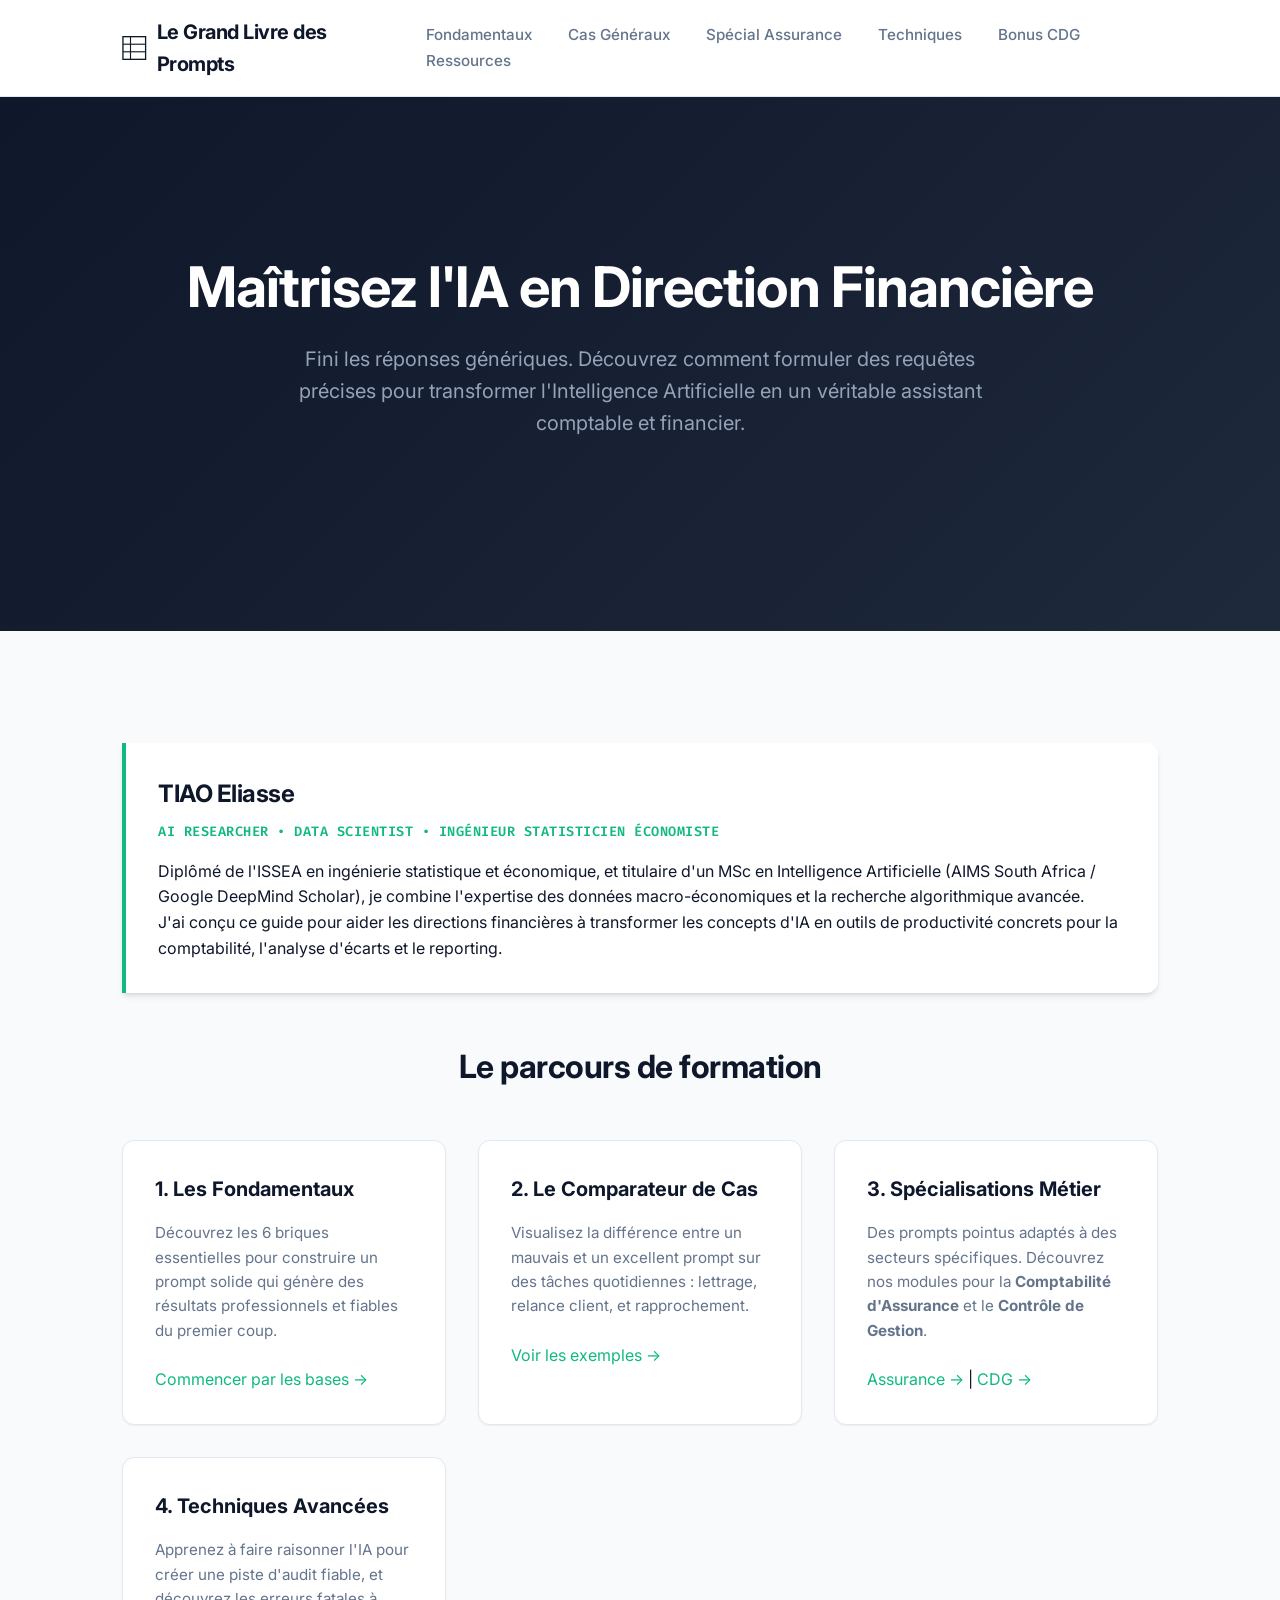
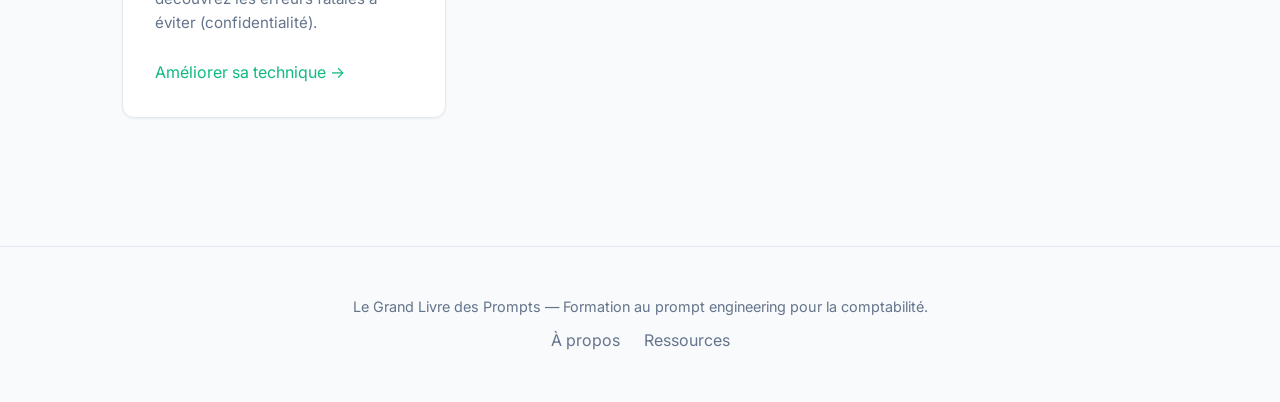
<file: index.html>
<!DOCTYPE html>
<html lang="fr">
<head>
<meta charset="UTF-8">
<meta name="viewport" content="width=device-width, initial-scale=1.0">
<title>Accueil — Prompt Finance</title>
<!-- On appelle votre nouveau fichier CSS -->
<link rel="stylesheet" href="assets/style.css">
<style>
  /* Ajustements pour que votre SVG s'affiche bien */
  .brand svg { width: 26px; height: 26px; margin-right: 10px; stroke: var(--primary); }
  .brand { display: flex; align-items: center; text-decoration: none; }
  footer { text-align: center; padding: 3rem 1rem; border-top: 1px solid var(--border); margin-top: 4rem; }
  footer a { margin: 0 10px; color: var(--text-muted); }
</style>
</head>
<body>

<header>
  <div class="nav-inner">
    <!-- VOTRE LOGO SVG -->
    <a href="index.html" class="brand">
      <svg viewBox="0 0 26 26" xmlns="http://www.w3.org/2000/svg">
        <rect x="1" y="1" width="24" height="24" fill="none" stroke="currentColor" stroke-width="1.4"/>
        <line x1="1" y1="9" x2="25" y2="9" stroke="currentColor" stroke-width="1.2"/>
        <line x1="1" y1="17" x2="25" y2="17" stroke="currentColor" stroke-width="1.2"/>
        <line x1="9" y1="1" x2="9" y2="25" stroke="currentColor" stroke-width="1.2"/>
      </svg>
      Le Grand Livre des Prompts
    </a>
    
    <!-- VOTRE MENU -->
    <nav class="links" id="navLinks">
      <a href="fondamentaux.html">Fondamentaux</a>
      <a href="comparateur.html">Cas Généraux</a>
      <a href="assurance.html">Spécial Assurance</a>
      <a href="techniques.html">Techniques</a>
      <a href="bonus-cdg.html">Bonus CDG</a>
      <a href="ressources.html">Ressources</a>
    </nav>
  </div>
</header>

<section id="hero">
  <div class="container">
    <h1>Maîtrisez l'IA en Direction Financière</h1>
    <p class="lede">Fini les réponses génériques. Découvrez comment formuler des requêtes précises pour transformer l'Intelligence Artificielle en un véritable assistant comptable et financier.</p>
  </div>
</section>

<main class="container">
  
  <!-- VOTRE PRÉSENTATION PERSONNELLE -->
  <div class="author-section">
    <h2>TIAO Eliasse</h2>
    <div class="titles">AI Researcher • Data Scientist • Ingénieur Statisticien Économiste</div>
    <p>Diplômé de l'ISSEA en ingénierie statistique et économique, et titulaire d'un MSc en Intelligence Artificielle (AIMS South Africa / Google DeepMind Scholar), je combine l'expertise des données macro-économiques et la recherche algorithmique avancée.</p>
    <p>J'ai conçu ce guide pour aider les directions financières à transformer les concepts d'IA en outils de productivité concrets pour la comptabilité, l'analyse d'écarts et le reporting.</p>
  </div>

  <h2 class="section-title">Le parcours de formation</h2>
  
  <!-- VOTRE PARCOURS EN 4 ÉTAPES -->
  <div class="grid">
    <div class="card">
      <h3>1. Les Fondamentaux</h3>
      <p>Découvrez les 6 briques essentielles pour construire un prompt solide qui génère des résultats professionnels et fiables du premier coup.</p>
      <a href="fondamentaux.html">Commencer par les bases &rarr;</a>
    </div>

    <div class="card">
      <h3>2. Le Comparateur de Cas</h3>
      <p>Visualisez la différence entre un mauvais et un excellent prompt sur des tâches quotidiennes : lettrage, relance client, et rapprochement.</p>
      <a href="comparateur.html">Voir les exemples &rarr;</a>
    </div>

    <div class="card">
      <h3>3. Spécialisations Métier</h3>
      <p>Des prompts pointus adaptés à des secteurs spécifiques. Découvrez nos modules pour la <strong>Comptabilité d'Assurance</strong> et le <strong>Contrôle de Gestion</strong>.</p>
      <a href="assurance.html">Assurance &rarr;</a> | <a href="bonus-cdg.html">CDG &rarr;</a>
    </div>

    <div class="card">
      <h3>4. Techniques Avancées</h3>
      <p>Apprenez à faire raisonner l'IA pour créer une piste d'audit fiable, et découvrez les erreurs fatales à éviter (confidentialité).</p>
      <a href="techniques.html">Améliorer sa technique &rarr;</a>
    </div>
  </div>
</main>

<footer>
  <p style="color: var(--text-muted); font-size: 0.9rem; margin-bottom: 10px;">Le Grand Livre des Prompts — Formation au prompt engineering pour la comptabilité.</p>
  <div>
    <a href="about.html">À propos</a>
    <a href="ressources.html">Ressources</a>
  </div>
</footer>

</body>
</html>
</file>
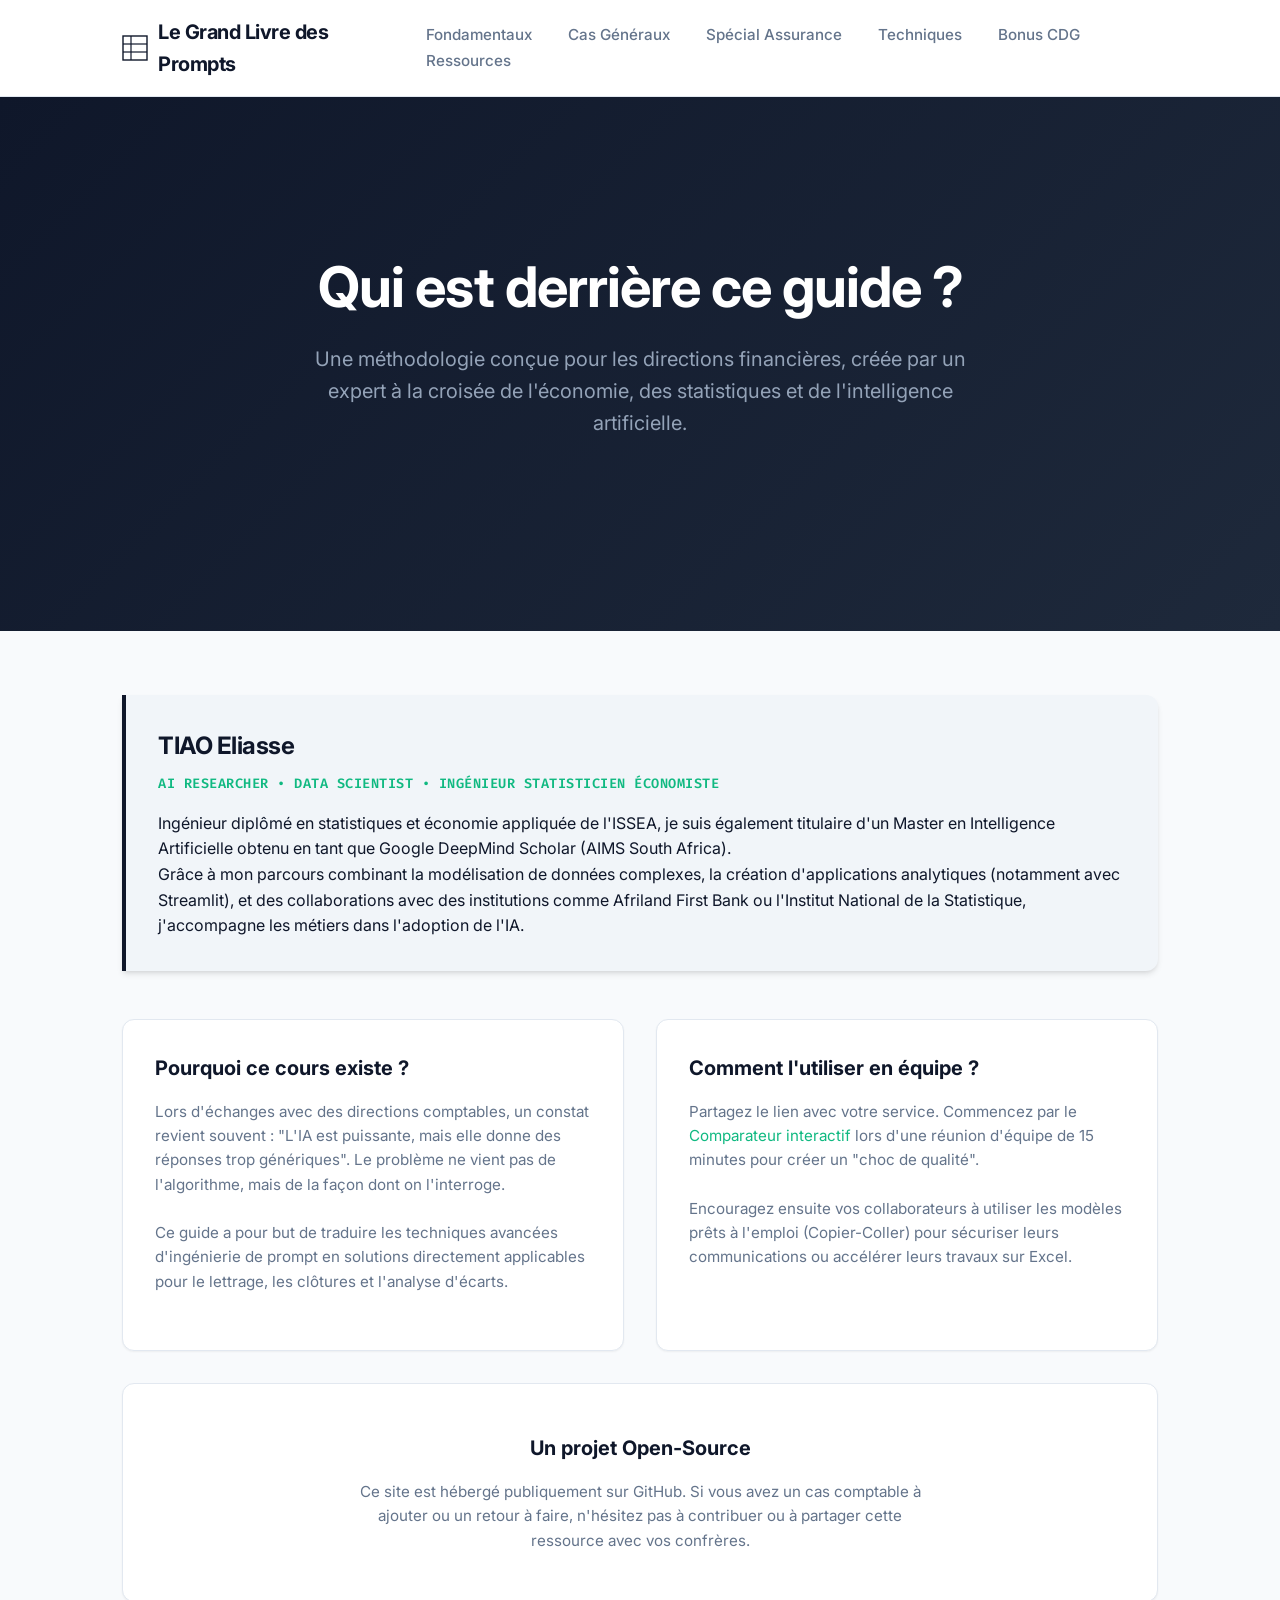
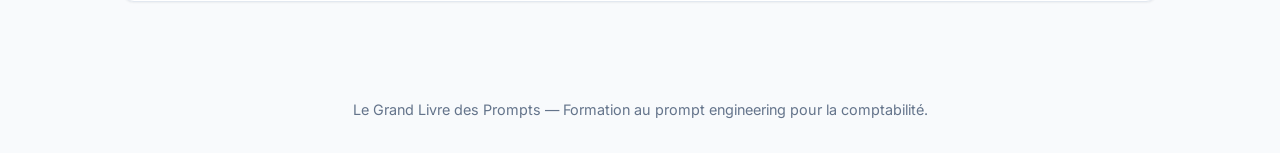
<file: about.html>
<!DOCTYPE html>
<html lang="fr">
<head>
<meta charset="UTF-8">
<meta name="viewport" content="width=device-width, initial-scale=1.0">
<title>À propos — Prompt Finance</title>
<link rel="stylesheet" href="assets/style.css">
<style>
  .brand svg { width: 26px; height: 26px; margin-right: 10px; stroke: var(--primary); flex-shrink: 0; }
  .brand { display: flex; align-items: center; text-decoration: none; }
</style>
</head>
<body>

<header>
  <div class="nav-inner">
    <a href="index.html" class="brand">
      <svg viewBox="0 0 26 26" xmlns="http://www.w3.org/2000/svg">
        <rect x="1" y="1" width="24" height="24" fill="none" stroke="currentColor" stroke-width="1.4"/>
        <line x1="1" y1="9" x2="25" y2="9" stroke="currentColor" stroke-width="1.2"/>
        <line x1="1" y1="17" x2="25" y2="17" stroke="currentColor" stroke-width="1.2"/>
        <line x1="9" y1="1" x2="9" y2="25" stroke="currentColor" stroke-width="1.2"/>
      </svg>
      Le Grand Livre des Prompts
    </a>
    <nav class="links">
      <a href="fondamentaux.html">Fondamentaux</a>
      <a href="comparateur.html">Cas Généraux</a>
      <a href="assurance.html">Spécial Assurance</a>
      <a href="techniques.html">Techniques</a>
      <a href="bonus-cdg.html">Bonus CDG</a>
      <a href="ressources.html">Ressources</a>
    </nav>
  </div>
</header>

<section id="hero">
  <div class="container">
    <h1>Qui est derrière ce guide ?</h1>
    <p class="lede">Une méthodologie conçue pour les directions financières, créée par un expert à la croisée de l'économie, des statistiques et de l'intelligence artificielle.</p>
  </div>
</section>

<main class="container">
  
  <div class="author-section" style="border-left-color: var(--primary); background: #F1F5F9; margin-top: 0;">
    <h2>TIAO Eliasse</h2>
    <div class="titles">AI Researcher • Data Scientist • Ingénieur Statisticien Économiste</div>
    <p>Ingénieur diplômé en statistiques et économie appliquée de l'ISSEA, je suis également titulaire d'un Master en Intelligence Artificielle obtenu en tant que Google DeepMind Scholar (AIMS South Africa).</p>
    <p>Grâce à mon parcours combinant la modélisation de données complexes, la création d'applications analytiques (notamment avec Streamlit), et des collaborations avec des institutions comme Afriland First Bank ou l'Institut National de la Statistique, j'accompagne les métiers dans l'adoption de l'IA.</p>
  </div>

  <div class="grid">
    <div class="card">
      <h3>Pourquoi ce cours existe ?</h3>
      <p>Lors d'échanges avec des directions comptables, un constat revient souvent : "L'IA est puissante, mais elle donne des réponses trop génériques". Le problème ne vient pas de l'algorithme, mais de la façon dont on l'interroge.</p>
      <p>Ce guide a pour but de traduire les techniques avancées d'ingénierie de prompt en solutions directement applicables pour le lettrage, les clôtures et l'analyse d'écarts.</p>
    </div>

    <div class="card">
      <h3>Comment l'utiliser en équipe ?</h3>
      <p>Partagez le lien avec votre service. Commencez par le <a href="comparateur.html">Comparateur interactif</a> lors d'une réunion d'équipe de 15 minutes pour créer un "choc de qualité".</p>
      <p>Encouragez ensuite vos collaborateurs à utiliser les modèles prêts à l'emploi (Copier-Coller) pour sécuriser leurs communications ou accélérer leurs travaux sur Excel.</p>
    </div>
  </div>

  <div class="card" style="margin-top: 2rem; text-align: center; padding: 3rem 2rem;">
    <h3>Un projet Open-Source</h3>
    <p style="max-width: 600px; margin: 0 auto;">Ce site est hébergé publiquement sur GitHub. Si vous avez un cas comptable à ajouter ou un retour à faire, n'hésitez pas à contribuer ou à partager cette ressource avec vos confrères.</p>
  </div>

</main>

<footer>
  <p style="color: var(--text-muted); text-align: center; font-size: 0.9rem; padding: 2rem;">Le Grand Livre des Prompts — Formation au prompt engineering pour la comptabilité.</p>
</footer>

</body>
</html>
</file>
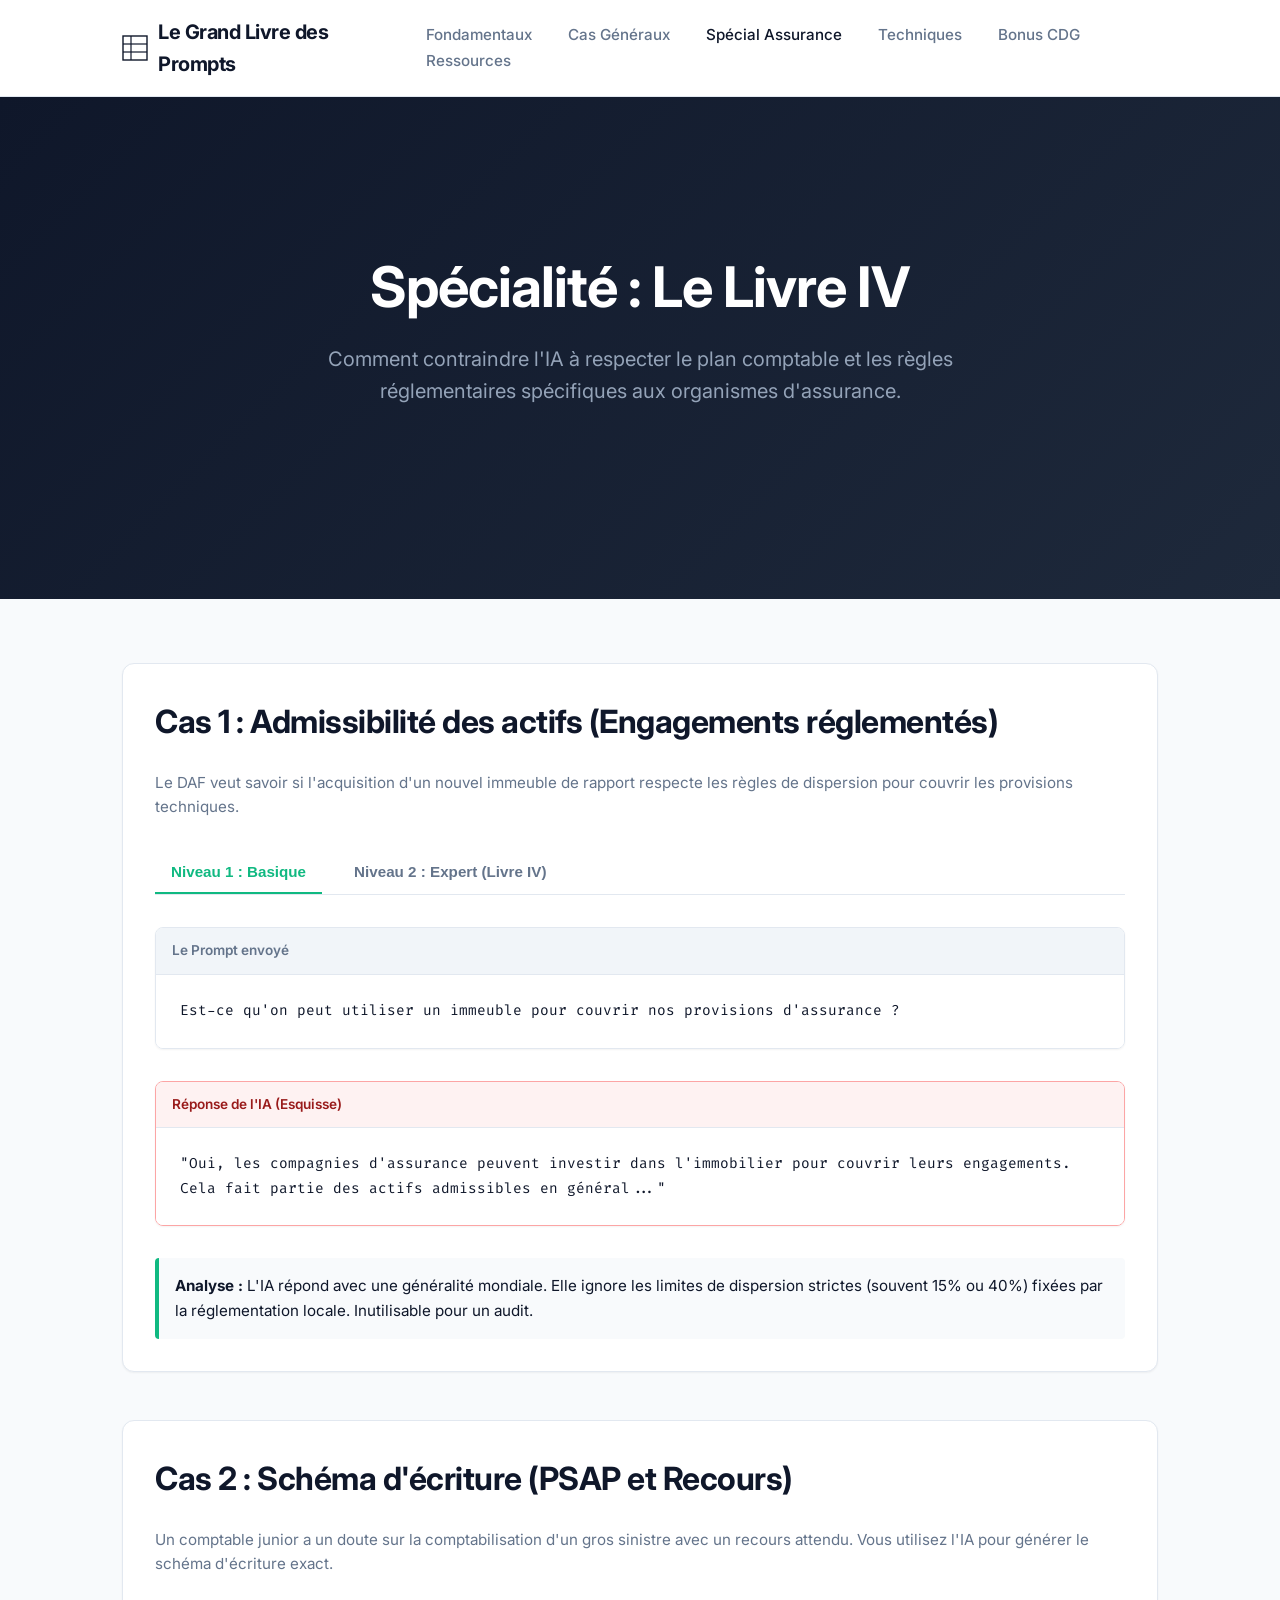
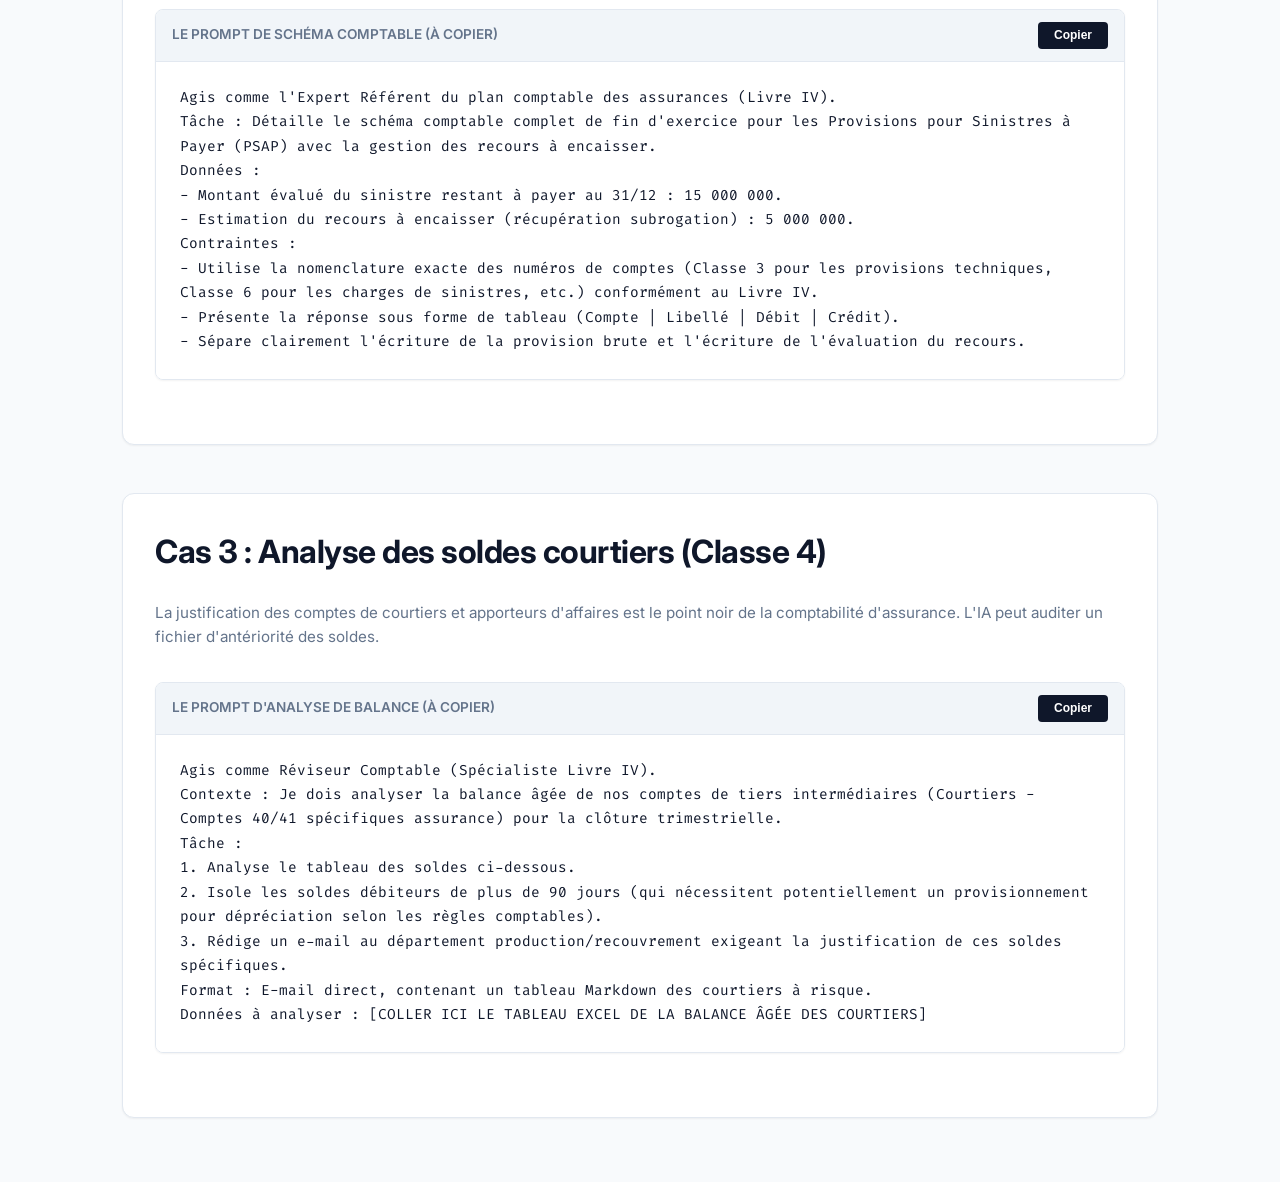
<file: assurance.html>
<!DOCTYPE html>
<html lang="fr">
<head>
<meta charset="UTF-8">
<meta name="viewport" content="width=device-width, initial-scale=1.0">
<title>Comptabilité d'Assurance (Livre IV) — Prompt Finance</title>
<link rel="stylesheet" href="assets/style.css">
<style>
  .brand svg { width: 26px; height: 26px; margin-right: 10px; stroke: var(--primary); flex-shrink: 0; }
  .brand { display: flex; align-items: center; text-decoration: none; }
  
  .tabs { display: flex; border-bottom: 1px solid var(--border); margin-bottom: 1.5rem; gap: 1rem; flex-wrap: wrap; }
  .tab { padding: 0.75rem 1rem; background: none; border: none; cursor: pointer; font-weight: 600; color: var(--text-muted); border-bottom: 2px solid transparent; transition: all 0.2s; font-size: 0.95rem; }
  .tab:hover { color: var(--primary); }
  .tab.active { color: var(--accent); border-bottom: 2px solid var(--accent); }
  .tab-panel { display: none; animation: fadeIn 0.3s ease-in-out; }
  .tab-panel.active { display: block; }
  .verdict { margin-top: 1rem; padding: 1rem; background: #F8FAFC; border-left: 4px solid var(--accent); border-radius: 4px; font-size: 0.95rem; color: var(--text-main); }
  @keyframes fadeIn { from { opacity: 0; transform: translateY(5px); } to { opacity: 1; transform: translateY(0); } }
  .badge-basique { background: #FEF2F2; color: #991B1B; }
  .badge-expert { background: #ECFDF5; color: #065F46; }
</style>
</head>
<body>

<header>
  <div class="nav-inner">
    <a href="index.html" class="brand">
      <svg viewBox="0 0 26 26" xmlns="http://www.w3.org/2000/svg">
        <rect x="1" y="1" width="24" height="24" fill="none" stroke="currentColor" stroke-width="1.4"/>
        <line x1="1" y1="9" x2="25" y2="9" stroke="currentColor" stroke-width="1.2"/>
        <line x1="1" y1="17" x2="25" y2="17" stroke="currentColor" stroke-width="1.2"/>
        <line x1="9" y1="1" x2="9" y2="25" stroke="currentColor" stroke-width="1.2"/>
      </svg>
      Le Grand Livre des Prompts
    </a>
    <nav class="links">
      <a href="fondamentaux.html">Fondamentaux</a>
      <a href="comparateur.html">Cas Généraux</a>
      <a href="assurance.html" class="active">Spécial Assurance</a>
      <a href="techniques.html">Techniques</a>
      <a href="bonus-cdg.html">Bonus CDG</a>
      <a href="ressources.html">Ressources</a>
    </nav>
  </div>
</header>

<section id="hero">
  <div class="container">
    <h1>Spécialité : Le Livre IV</h1>
    <p class="lede">Comment contraindre l'IA à respecter le plan comptable et les règles réglementaires spécifiques aux organismes d'assurance.</p>
  </div>
</section>

<main class="container">

  <!-- CAS 1 : COUVERTURE DES ENGAGEMENTS REGLEMENTES -->
  <div class="card" style="margin-bottom: 3rem;">
    <h2>Cas 1 : Admissibilité des actifs (Engagements réglementés)</h2>
    <p style="color: var(--text-muted); margin-bottom: 2rem;">Le DAF veut savoir si l'acquisition d'un nouvel immeuble de rapport respecte les règles de dispersion pour couvrir les provisions techniques.</p>
    
    <div class="comparator" id="cas-actifs">
      <div class="tabs" role="tablist">
        <button class="tab active" data-target="actifs-bas">Niveau 1 : Basique</button>
        <button class="tab" data-target="actifs-avance">Niveau 2 : Expert (Livre IV)</button>
      </div>

      <div class="tab-panel active" id="actifs-bas">
        <div class="prompt-container">
          <div class="prompt-header">Le Prompt envoyé</div>
          <div class="prompt-body">Est-ce qu'on peut utiliser un immeuble pour couvrir nos provisions d'assurance ?</div>
        </div>
        <div class="prompt-container" style="border-color: #FCA5A5;">
          <div class="prompt-header badge-basique">Réponse de l'IA (Esquisse)</div>
          <div class="prompt-body">"Oui, les compagnies d'assurance peuvent investir dans l'immobilier pour couvrir leurs engagements. Cela fait partie des actifs admissibles en général..."</div>
        </div>
        <div class="verdict"><strong>Analyse :</strong> L'IA répond avec une généralité mondiale. Elle ignore les limites de dispersion strictes (souvent 15% ou 40%) fixées par la réglementation locale. Inutilisable pour un audit.</div>
      </div>

      <div class="tab-panel" id="actifs-avance">
        <div class="prompt-container">
          <div class="prompt-header"><span>LE PROMPT EXPERT (À COPIER)</span><button class="copy-btn" onclick="copyPrompt(this)">Copier</button></div>
          <div class="prompt-body">Agis en tant que Directeur Comptable spécialisé dans le Livre IV (Règles comptables des organismes d'assurance). 
Contexte : Nous préparons l'état réglementaire de couverture des engagements. Nous envisageons d'affecter un immeuble de rapport (Valeur Nette Comptable : 500 Millions) à la couverture de nos provisions techniques. 
Tâche : Rédige une note de conformité pour le régulateur.
Contraintes :
- Base ton analyse STRICTEMENT sur les règles d'admissibilité et de dispersion des actifs du Livre IV.
- Précise le pourcentage limite applicable à la catégorie "Immobilier".
- Format : Note formelle avec "Hypothèses", "Règle applicable (Livre IV)" et "Conclusion".</div>
        </div>
        <div class="prompt-container" style="border-color: #6EE7B7;">
          <div class="prompt-header badge-expert">Réponse de l'IA (Esquisse)</div>
          <div class="prompt-body">"Note de Conformité - Couverture des Engagements Réglementés
[...]
Règle applicable (Livre IV) : Conformément aux dispositions régissant l'admissibilité des actifs, les placements immobiliers sont admis en représentation des provisions techniques, sous réserve que la valeur de cet immeuble n'excède pas le ratio de dispersion autorisé pour un même actif immobilier (ex: limite de la base de dispersion).
Conclusion : L'immeuble de 500M est admissible SI ET SEULEMENT SI cette valeur représente moins de X% du total des engagements réglementés de la compagnie..."</div>
        </div>
        <div class="verdict"><strong>Analyse :</strong> La requête force l'IA à utiliser le cadre juridique ("admissibilité", "dispersion"). Le document généré anticipe exactement les questions de la commission de contrôle.</div>
      </div>
    </div>
  </div>

  <!-- CAS 2 : SCHEMAS COMPTABLES PSAP -->
  <div class="card" style="margin-bottom: 3rem;">
    <h2>Cas 2 : Schéma d'écriture (PSAP et Recours)</h2>
    <p style="color: var(--text-muted); margin-bottom: 2rem;">Un comptable junior a un doute sur la comptabilisation d'un gros sinistre avec un recours attendu. Vous utilisez l'IA pour générer le schéma d'écriture exact.</p>
    
    <div class="prompt-container">
      <div class="prompt-header"><span>LE PROMPT DE SCHÉMA COMPTABLE (À COPIER)</span><button class="copy-btn" onclick="copyPrompt(this)">Copier</button></div>
      <div class="prompt-body">Agis comme l'Expert Référent du plan comptable des assurances (Livre IV).
Tâche : Détaille le schéma comptable complet de fin d'exercice pour les Provisions pour Sinistres à Payer (PSAP) avec la gestion des recours à encaisser.
Données :
- Montant évalué du sinistre restant à payer au 31/12 : 15 000 000.
- Estimation du recours à encaisser (récupération subrogation) : 5 000 000.
Contraintes :
- Utilise la nomenclature exacte des numéros de comptes (Classe 3 pour les provisions techniques, Classe 6 pour les charges de sinistres, etc.) conformément au Livre IV.
- Présente la réponse sous forme de tableau (Compte | Libellé | Débit | Crédit).
- Sépare clairement l'écriture de la provision brute et l'écriture de l'évaluation du recours.</div>
    </div>
  </div>

  <!-- CAS 3 : ANALYSE DES COMPTES D'INTERMÉDIAIRES (COURTIERS) -->
  <div class="card">
    <h2>Cas 3 : Analyse des soldes courtiers (Classe 4)</h2>
    <p style="color: var(--text-muted); margin-bottom: 2rem;">La justification des comptes de courtiers et apporteurs d'affaires est le point noir de la comptabilité d'assurance. L'IA peut auditer un fichier d'antériorité des soldes.</p>
    
    <div class="prompt-container">
      <div class="prompt-header"><span>LE PROMPT D'ANALYSE DE BALANCE (À COPIER)</span><button class="copy-btn" onclick="copyPrompt(this)">Copier</button></div>
      <div class="prompt-body">Agis comme Réviseur Comptable (Spécialiste Livre IV).
Contexte : Je dois analyser la balance âgée de nos comptes de tiers intermédiaires (Courtiers - Comptes 40/41 spécifiques assurance) pour la clôture trimestrielle.
Tâche : 
1. Analyse le tableau des soldes ci-dessous.
2. Isole les soldes débiteurs de plus de 90 jours (qui nécessitent potentiellement un provisionnement pour dépréciation selon les règles comptables).
3. Rédige un e-mail au département production/recouvrement exigeant la justification de ces soldes spécifiques.
Format : E-mail direct, contenant un tableau Markdown des courtiers à risque.
Données à analyser : [COLLER ICI LE TABLEAU EXCEL DE LA BALANCE ÂGÉE DES COURTIERS]</div>
    </div>
  </div>

</main>

<script>
  document.querySelectorAll('.comparator').forEach(comparator => {
    const tabs = comparator.querySelectorAll('.tab');
    const panels = comparator.querySelectorAll('.tab-panel');
    tabs.forEach(tab => {
      tab.addEventListener('click', () => {
        tabs.forEach(t => t.classList.remove('active'));
        panels.forEach(p => p.classList.remove('active'));
        tab.classList.add('active');
        const target = tab.getAttribute('data-target');
        comparator.querySelector('#' + target).classList.add('active');
      });
    });
  });

  function copyPrompt(button) {
    const promptBox = button.parentElement.nextElementSibling;
    navigator.clipboard.writeText(promptBox.innerText).then(() => {
        const originalText = button.innerText;
        button.innerText = "Copié !";
        setTimeout(() => button.innerText = originalText, 2000);
    });
  }
</script>
</body>
</html>
</file>
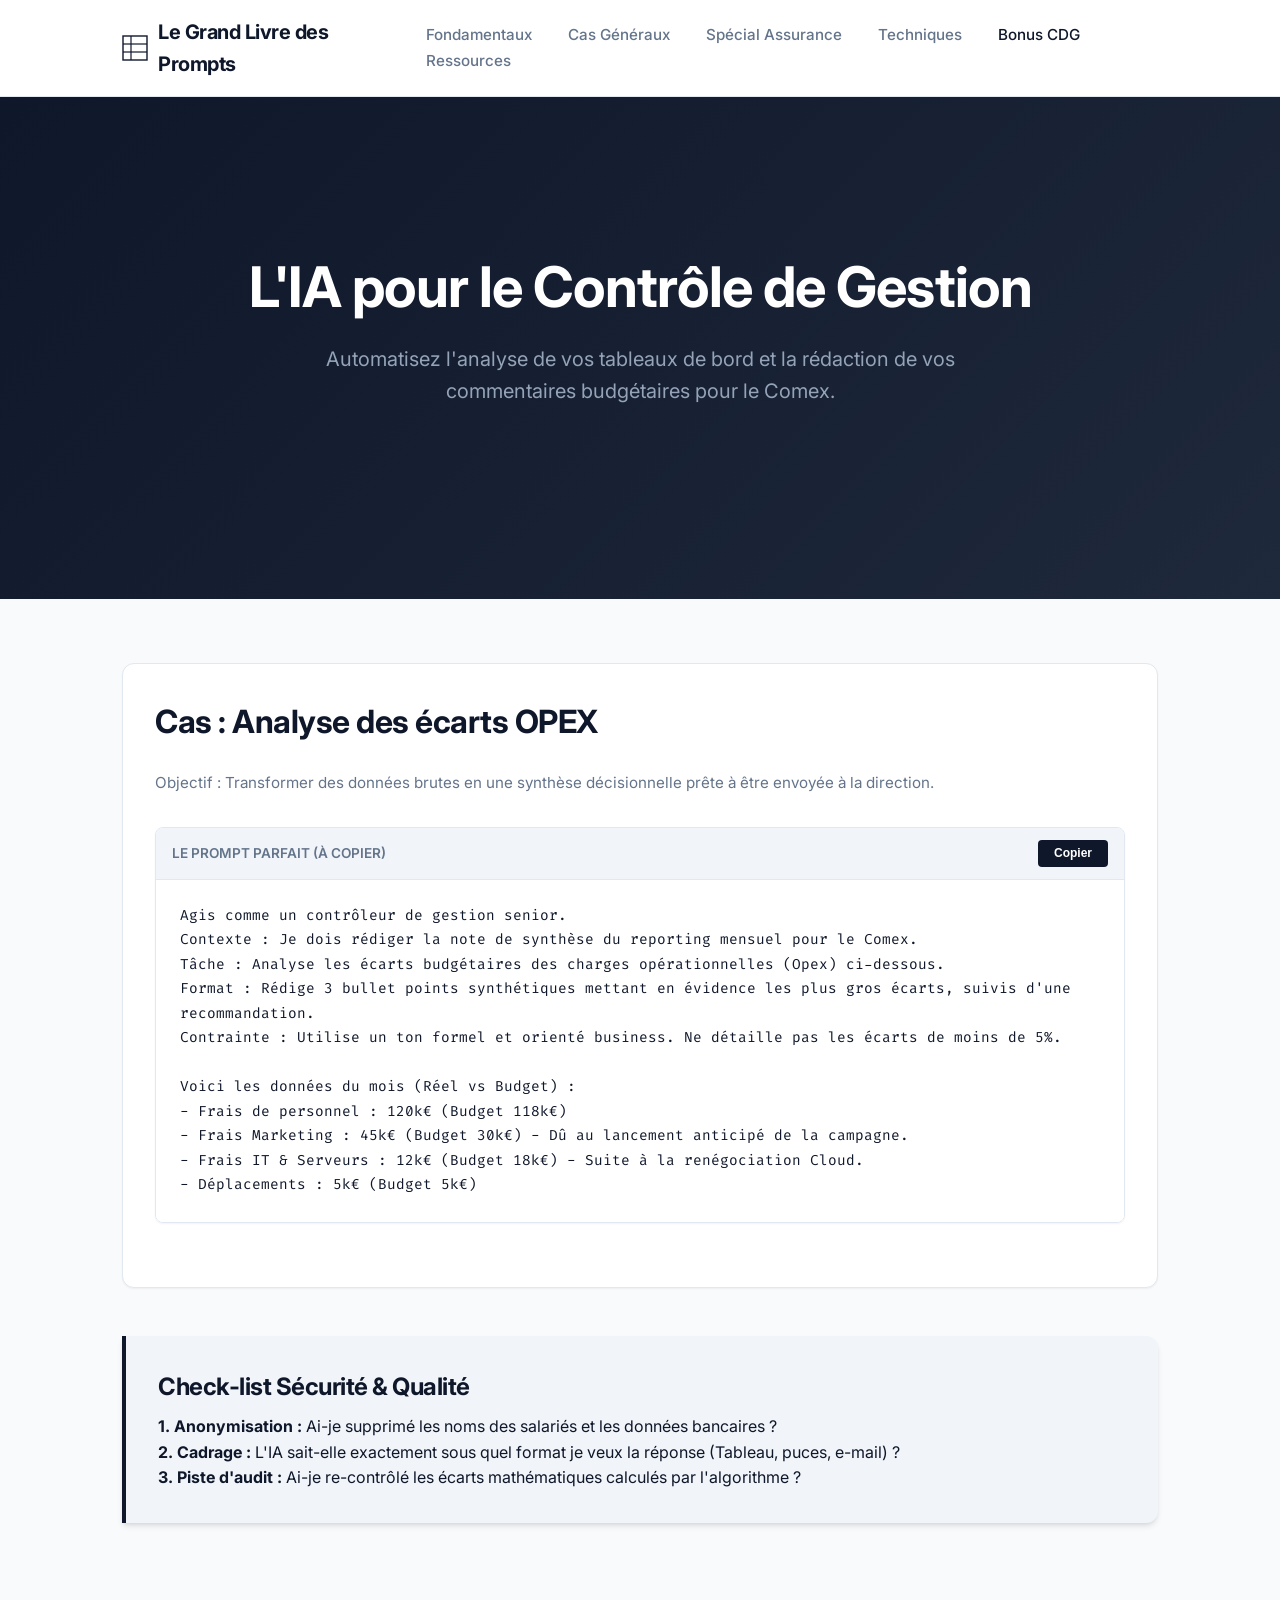
<file: bonus-cdg.html>
<!DOCTYPE html>
<html lang="fr">
<head>
<meta charset="UTF-8">
<meta name="viewport" content="width=device-width, initial-scale=1.0">
<title>Contrôle de Gestion — Prompt Finance</title>
<link rel="stylesheet" href="assets/style.css">
<style>
  .brand svg { width: 26px; height: 26px; margin-right: 10px; stroke: var(--primary); flex-shrink: 0; }
  .brand { display: flex; align-items: center; text-decoration: none; }
</style>
</head>
<body>

<header>
  <div class="nav-inner">
    <a href="index.html" class="brand">
      <svg viewBox="0 0 26 26" xmlns="http://www.w3.org/2000/svg">
        <rect x="1" y="1" width="24" height="24" fill="none" stroke="currentColor" stroke-width="1.4"/>
        <line x1="1" y1="9" x2="25" y2="9" stroke="currentColor" stroke-width="1.2"/>
        <line x1="1" y1="17" x2="25" y2="17" stroke="currentColor" stroke-width="1.2"/>
        <line x1="9" y1="1" x2="9" y2="25" stroke="currentColor" stroke-width="1.2"/>
      </svg>
      Le Grand Livre des Prompts
    </a>
    <nav class="links">
      <a href="fondamentaux.html">Fondamentaux</a>
      <a href="comparateur.html">Cas Généraux</a>
      <a href="assurance.html">Spécial Assurance</a>
      <a href="techniques.html">Techniques</a>
      <a href="bonus-cdg.html" class="active">Bonus CDG</a>
      <a href="ressources.html">Ressources</a>
    </nav>
  </div>
</header>

<section id="hero">
  <div class="container">
    <h1>L'IA pour le Contrôle de Gestion</h1>
    <p class="lede">Automatisez l'analyse de vos tableaux de bord et la rédaction de vos commentaires budgétaires pour le Comex.</p>
  </div>
</section>

<main class="container">
  <div class="card" style="margin-bottom: 3rem;">
    <h2>Cas : Analyse des écarts OPEX</h2>
    <p>Objectif : Transformer des données brutes en une synthèse décisionnelle prête à être envoyée à la direction.</p>
    
    <div class="prompt-container" style="margin-top: 2rem;">
      <div class="prompt-header">
        <span>LE PROMPT PARFAIT (À COPIER)</span>
        <button class="copy-btn" onclick="copyPrompt(this)">Copier</button>
      </div>
      <div class="prompt-body">Agis comme un contrôleur de gestion senior.
Contexte : Je dois rédiger la note de synthèse du reporting mensuel pour le Comex. 
Tâche : Analyse les écarts budgétaires des charges opérationnelles (Opex) ci-dessous. 
Format : Rédige 3 bullet points synthétiques mettant en évidence les plus gros écarts, suivis d'une recommandation.
Contrainte : Utilise un ton formel et orienté business. Ne détaille pas les écarts de moins de 5%.

Voici les données du mois (Réel vs Budget) :
- Frais de personnel : 120k€ (Budget 118k€)
- Frais Marketing : 45k€ (Budget 30k€) - Dû au lancement anticipé de la campagne.
- Frais IT & Serveurs : 12k€ (Budget 18k€) - Suite à la renégociation Cloud.
- Déplacements : 5k€ (Budget 5k€)</div>
    </div>
  </div>

  <div class="author-section" style="border-left-color: var(--primary); background: #F1F5F9;">
    <h2>Check-list Sécurité & Qualité</h2>
    <p><strong>1. Anonymisation :</strong> Ai-je supprimé les noms des salariés et les données bancaires ?</p>
    <p><strong>2. Cadrage :</strong> L'IA sait-elle exactement sous quel format je veux la réponse (Tableau, puces, e-mail) ?</p>
    <p><strong>3. Piste d'audit :</strong> Ai-je re-contrôlé les écarts mathématiques calculés par l'algorithme ?</p>
  </div>
</main>

<script>
  function copyPrompt(button) {
    const promptBox = button.parentElement.nextElementSibling;
    navigator.clipboard.writeText(promptBox.innerText).then(() => {
        const originalText = button.innerText;
        button.innerText = "Copié !";
        setTimeout(() => button.innerText = originalText, 2000);
    });
  }
</script>
</body>
</html>
</file>
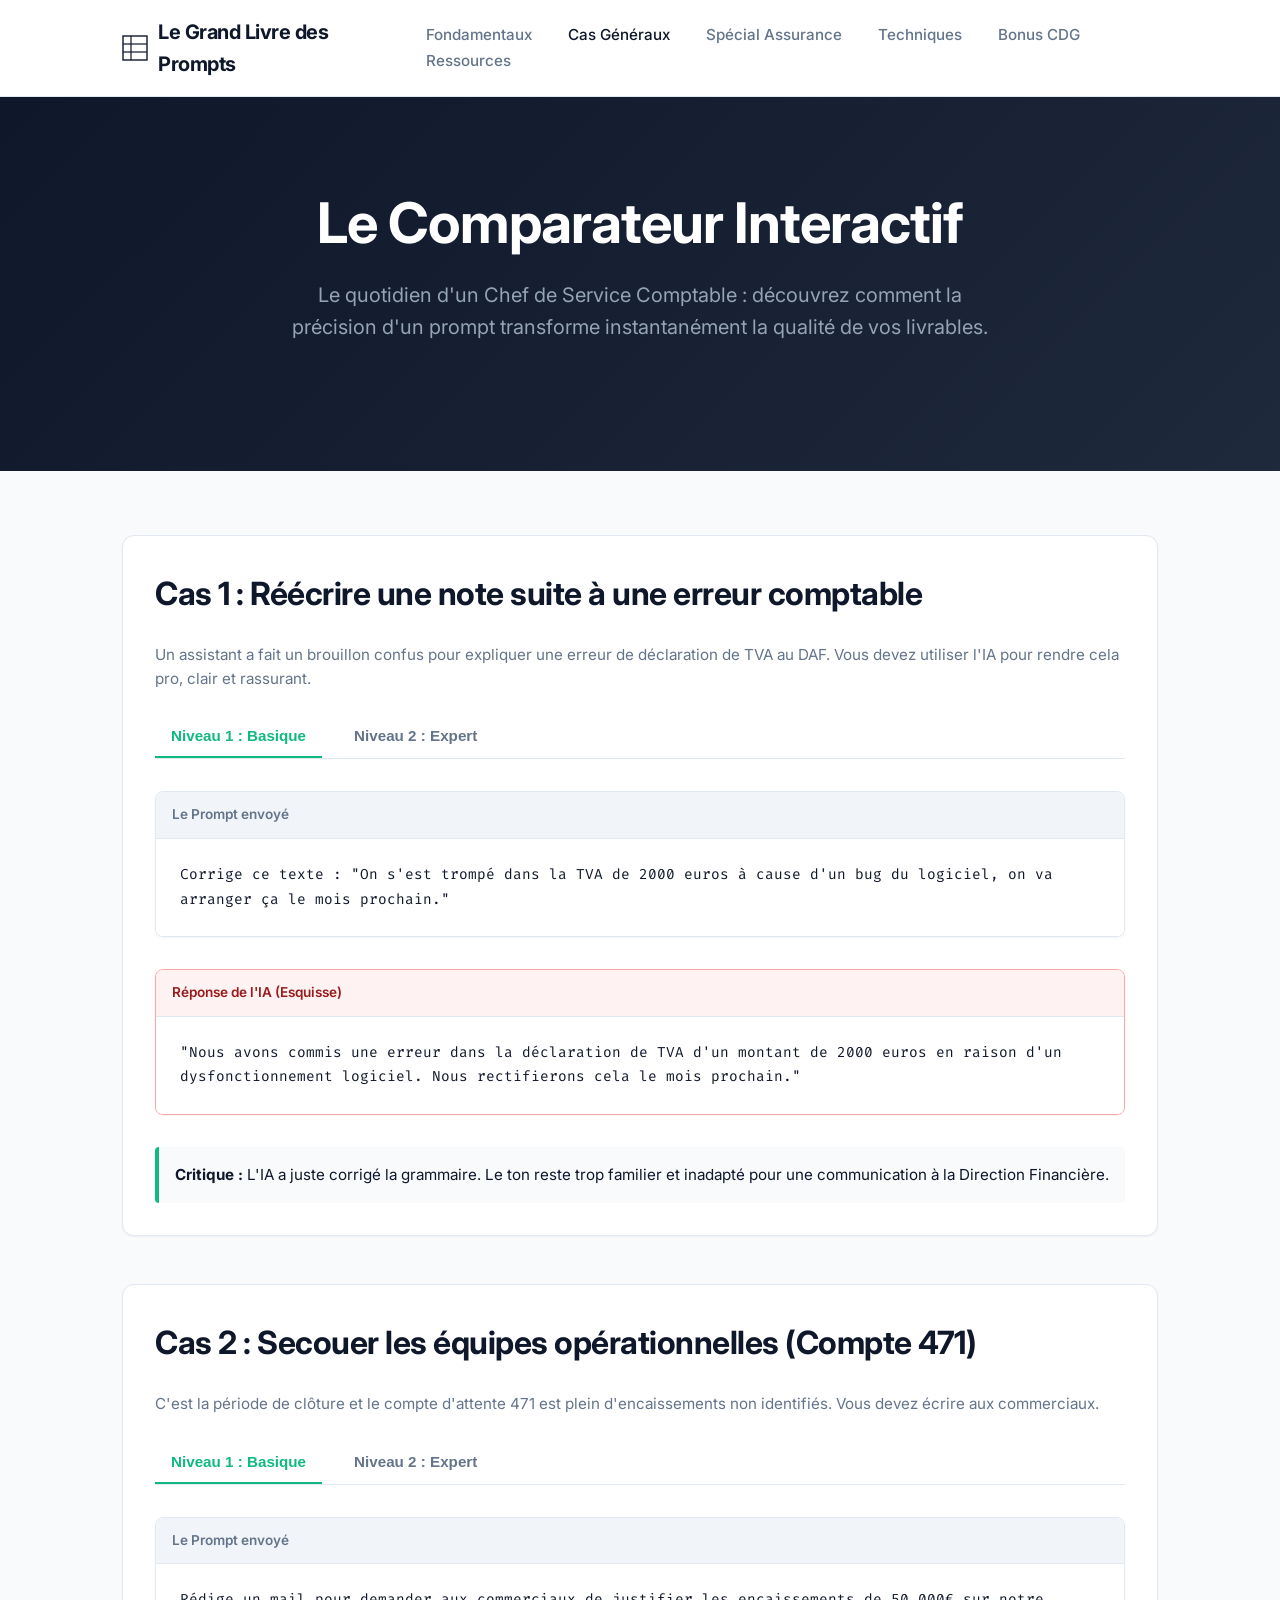
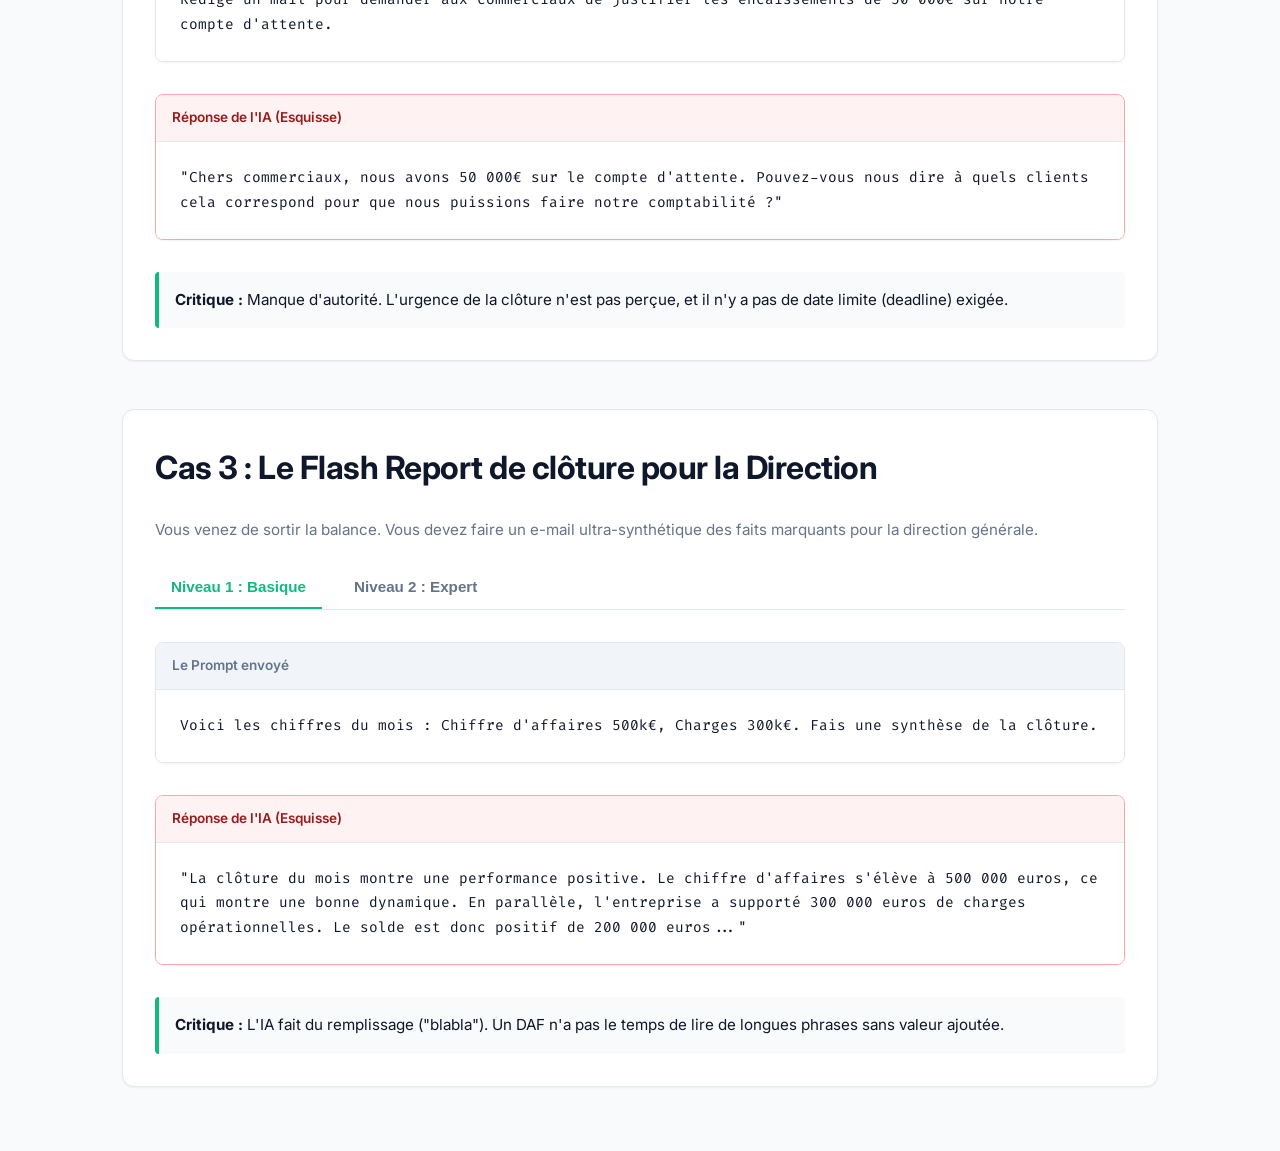
<file: comparateur.html>
<!DOCTYPE html>
<html lang="fr">
<head>
<meta charset="UTF-8">
<meta name="viewport" content="width=device-width, initial-scale=1.0">
<title>Comparateur — Prompt Finance</title>
<link rel="stylesheet" href="assets/style.css">
<style>
  /* Fix pour empêcher le logo SVG de devenir géant */
  .brand svg { width: 26px; height: 26px; margin-right: 10px; stroke: var(--primary); flex-shrink: 0; }
  .brand { display: flex; align-items: center; text-decoration: none; }
  
  /* Design pour les onglets du comparateur */
  .tabs { display: flex; border-bottom: 1px solid var(--border); margin-bottom: 1.5rem; gap: 1rem; flex-wrap: wrap; }
  .tab { padding: 0.75rem 1rem; background: none; border: none; cursor: pointer; font-weight: 600; color: var(--text-muted); border-bottom: 2px solid transparent; transition: all 0.2s; font-size: 0.95rem; }
  .tab:hover { color: var(--primary); }
  .tab.active { color: var(--accent); border-bottom: 2px solid var(--accent); }
  .tab-panel { display: none; animation: fadeIn 0.3s ease-in-out; }
  .tab-panel.active { display: block; }
  .verdict { margin-top: 1rem; padding: 1rem; background: #F8FAFC; border-left: 4px solid var(--accent); border-radius: 4px; font-size: 0.95rem; color: var(--text-main); }
  @keyframes fadeIn { from { opacity: 0; transform: translateY(5px); } to { opacity: 1; transform: translateY(0); } }
  .badge-basique { background: #FEF2F2; color: #991B1B; }
  .badge-moyen { background: #FFFBEB; color: #92400E; }
  .badge-expert { background: #ECFDF5; color: #065F46; }
</style>
</head>
<body>

<header>
  <div class="nav-inner">
    <a href="index.html" class="brand">
      <svg viewBox="0 0 26 26" xmlns="http://www.w3.org/2000/svg">
        <rect x="1" y="1" width="24" height="24" fill="none" stroke="currentColor" stroke-width="1.4"/>
        <line x1="1" y1="9" x2="25" y2="9" stroke="currentColor" stroke-width="1.2"/>
        <line x1="1" y1="17" x2="25" y2="17" stroke="currentColor" stroke-width="1.2"/>
        <line x1="9" y1="1" x2="9" y2="25" stroke="currentColor" stroke-width="1.2"/>
      </svg>
      Le Grand Livre des Prompts
    </a>
    <nav class="links" id="navLinks">
      <a href="fondamentaux.html">Fondamentaux</a>
      <a href="comparateur.html" class="active">Cas Généraux</a>
      <a href="assurance.html">Spécial Assurance</a>
      <a href="techniques.html">Techniques</a>
      <a href="bonus-cdg.html">Bonus CDG</a>
      <a href="ressources.html">Ressources</a>
    </nav>
  </div>
</header>

<section id="hero">
  <h1>Le Comparateur Interactif</h1>
  <p class="lede">Le quotidien d'un Chef de Service Comptable : découvrez comment la précision d'un prompt transforme instantanément la qualité de vos livrables.</p>
</section>

<main class="container">

  <!-- CAS 1 : CORRECTION D'UNE NOTE (ERREUR) -->
  <div class="card" style="margin-bottom: 3rem;">
    <h2>Cas 1 : Réécrire une note suite à une erreur comptable</h2>
    <p style="color: var(--text-muted); margin-bottom: 1.5rem;">Un assistant a fait un brouillon confus pour expliquer une erreur de déclaration de TVA au DAF. Vous devez utiliser l'IA pour rendre cela pro, clair et rassurant.</p>
    
    <div class="comparator" id="cas1">
      <div class="tabs" role="tablist">
        <button class="tab active" data-target="cas1-bas">Niveau 1 : Basique</button>
        <button class="tab" data-target="cas1-eleve">Niveau 2 : Expert</button>
      </div>

      <div class="tab-panel active" id="cas1-bas">
        <div class="prompt-container">
          <div class="prompt-header">Le Prompt envoyé</div>
          <div class="prompt-body">Corrige ce texte : "On s'est trompé dans la TVA de 2000 euros à cause d'un bug du logiciel, on va arranger ça le mois prochain."</div>
        </div>
        <div class="prompt-container" style="border-color: #FCA5A5;">
          <div class="prompt-header badge-basique">Réponse de l'IA (Esquisse)</div>
          <div class="prompt-body">"Nous avons commis une erreur dans la déclaration de TVA d'un montant de 2000 euros en raison d'un dysfonctionnement logiciel. Nous rectifierons cela le mois prochain."</div>
        </div>
        <div class="verdict"><strong>Critique :</strong> L'IA a juste corrigé la grammaire. Le ton reste trop familier et inadapté pour une communication à la Direction Financière.</div>
      </div>

      <div class="tab-panel" id="cas1-eleve">
        <div class="prompt-container">
          <div class="prompt-header"><span>LE PROMPT EXPERT (À COPIER)</span><button class="copy-btn" onclick="copyPrompt(this)">Copier</button></div>
          <div class="prompt-body">Agis comme le Chef Comptable. 
Tâche : Réécris ce brouillon pour le DAF concernant une erreur de TVA. 
Brouillon : "On s'est trompé dans la TVA de 2000 euros à cause d'un bug du logiciel, on va arranger ça le mois prochain."
Contraintes : 
- Ton formel, rassurant et orienté solution. 
- Utilise une structure en 3 points : 1. Constat (Anomalie de 2000€), 2. Origine (Paramétrage ERP), 3. Plan d'action (Régularisation M+1). 
- Le rendu doit être court et direct.</div>
        </div>
        <div class="prompt-container" style="border-color: #6EE7B7;">
          <div class="prompt-header badge-expert">Réponse de l'IA (Esquisse)</div>
          <div class="prompt-body">"Bonjour,
Je vous informe d'une anomalie détectée sur notre dernière déclaration.
• Constat : Écart de TVA à décaisser évalué à 2 000 €.
• Origine : Incident isolé lié au paramétrage du module fiscal de notre ERP.
• Plan d'action : Le correctif informatique a été déployé. La régularisation de la somme sera intégrée sur la déclaration du mois prochain (M+1), sans pénalité."</div>
        </div>
        <div class="verdict"><strong>Critique :</strong> Parfait. C'est structuré, le vocabulaire est professionnel ("Anomalie", "Décaisser", "Correctif") et le DAF est immédiatement rassuré.</div>
      </div>
    </div>
  </div>

  <!-- CAS 2 : APUREMENT COMPTE 471 -->
  <div class="card" style="margin-bottom: 3rem;">
    <h2>Cas 2 : Secouer les équipes opérationnelles (Compte 471)</h2>
    <p style="color: var(--text-muted); margin-bottom: 1.5rem;">C'est la période de clôture et le compte d'attente 471 est plein d'encaissements non identifiés. Vous devez écrire aux commerciaux.</p>
    
    <div class="comparator" id="cas2">
      <div class="tabs" role="tablist">
        <button class="tab active" data-target="cas2-bas">Niveau 1 : Basique</button>
        <button class="tab" data-target="cas2-eleve">Niveau 2 : Expert</button>
      </div>

      <div class="tab-panel active" id="cas2-bas">
        <div class="prompt-container">
          <div class="prompt-header">Le Prompt envoyé</div>
          <div class="prompt-body">Rédige un mail pour demander aux commerciaux de justifier les encaissements de 50 000€ sur notre compte d'attente.</div>
        </div>
        <div class="prompt-container" style="border-color: #FCA5A5;">
          <div class="prompt-header badge-basique">Réponse de l'IA (Esquisse)</div>
          <div class="prompt-body">"Chers commerciaux, nous avons 50 000€ sur le compte d'attente. Pouvez-vous nous dire à quels clients cela correspond pour que nous puissions faire notre comptabilité ?"</div>
        </div>
        <div class="verdict"><strong>Critique :</strong> Manque d'autorité. L'urgence de la clôture n'est pas perçue, et il n'y a pas de date limite (deadline) exigée.</div>
      </div>

      <div class="tab-panel" id="cas2-eleve">
        <div class="prompt-container">
          <div class="prompt-header"><span>LE PROMPT EXPERT (À COPIER)</span><button class="copy-btn" onclick="copyPrompt(this)">Copier</button></div>
          <div class="prompt-body">Agis comme le Chef Comptable. 
Tâche : Rédige un mémo strict à l'équipe commerciale. 
Contexte : Nous avons 50 000€ de virements reçus mais non identifiés (sans numéro de facture) sur le compte 471. Cela bloque la clôture mensuelle. 
Demande : Identifier ces paiements d'urgence. 
Format : Email avec des bullet points. 
Contrainte : Ton d'urgence mais courtois. Impose un délai strict à demain midi, en précisant que sans retour de leur part, les comptes clients concernés seront considérés comme impayés.</div>
        </div>
        <div class="prompt-container" style="border-color: #6EE7B7;">
          <div class="prompt-header badge-expert">Réponse de l'IA (Esquisse)</div>
          <div class="prompt-body">"Objet : ⚠️ URGENT - Clôture mensuelle : Identification de 50 000€ d'encaissements
Bonjour à l'équipe commerciale,
Dans le cadre de la clôture en cours, nous avons 50 000€ de virements reçus sans référence de facture. Ce point bloque actuellement nos travaux de clôture.
Ce que nous attendons de vous d'ici demain à 12h00 :
• Consulter la liste des encaissements orphelins jointe.
• Nous indiquer le client et la facture associés pour chaque ligne.
Important : Passé ce délai, ces montants ne pourront être lettrés et les factures de vos clients ressortiront en statut 'Impayé' lors des prochaines relances."</div>
        </div>
        <div class="verdict"><strong>Critique :</strong> Excellent. Le ton montre l'urgence sans être agressif, l'impact métier (relance client erronée) est expliqué pour responsabiliser les commerciaux.</div>
      </div>
    </div>
  </div>

  <!-- CAS 3 : SYNTHESE DE CLOTURE -->
  <div class="card">
    <h2>Cas 3 : Le Flash Report de clôture pour la Direction</h2>
    <p style="color: var(--text-muted); margin-bottom: 1.5rem;">Vous venez de sortir la balance. Vous devez faire un e-mail ultra-synthétique des faits marquants pour la direction générale.</p>
    
    <div class="comparator" id="cas3">
      <div class="tabs" role="tablist">
        <button class="tab active" data-target="cas3-bas">Niveau 1 : Basique</button>
        <button class="tab" data-target="cas3-eleve">Niveau 2 : Expert</button>
      </div>

      <div class="tab-panel active" id="cas3-bas">
        <div class="prompt-container">
          <div class="prompt-header">Le Prompt envoyé</div>
          <div class="prompt-body">Voici les chiffres du mois : Chiffre d'affaires 500k€, Charges 300k€. Fais une synthèse de la clôture.</div>
        </div>
        <div class="prompt-container" style="border-color: #FCA5A5;">
          <div class="prompt-header badge-basique">Réponse de l'IA (Esquisse)</div>
          <div class="prompt-body">"La clôture du mois montre une performance positive. Le chiffre d'affaires s'élève à 500 000 euros, ce qui montre une bonne dynamique. En parallèle, l'entreprise a supporté 300 000 euros de charges opérationnelles. Le solde est donc positif de 200 000 euros..."</div>
        </div>
        <div class="verdict"><strong>Critique :</strong> L'IA fait du remplissage ("blabla"). Un DAF n'a pas le temps de lire de longues phrases sans valeur ajoutée.</div>
      </div>

      <div class="tab-panel" id="cas3-eleve">
        <div class="prompt-container">
          <div class="prompt-header"><span>LE PROMPT EXPERT (À COPIER)</span><button class="copy-btn" onclick="copyPrompt(this)">Copier</button></div>
          <div class="prompt-body">Agis comme le Chef de Service Comptable. 
Tâche : Prépare le 'Flash Report' de la clôture de Septembre pour le DAF. 
Données : 
- CA = 500k€ (soit +10% vs Budget) 
- OPEX = 300k€ (+15% vs Budget, expliqué par le versement des primes annuelles). 
- BFR dégradé suite aux retards de paiement du client Alpha.
Format : E-mail avec 3 puces maximum. 
Contrainte : Style "Executive Summary". Mise en gras exclusive des chiffres clés. Pas de blabla introductif ou de conclusion générique. Sois direct.</div>
        </div>
        <div class="prompt-container" style="border-color: #6EE7B7;">
          <div class="prompt-header badge-expert">Réponse de l'IA (Esquisse)</div>
          <div class="prompt-body">"Objet : Flash Report - Clôture Septembre
• Revenus : CA de <strong>500 k€</strong>, surperformant le budget de <strong>+10%</strong>.
• Charges (OPEX) : <strong>300 k€</strong> (<strong>+15%</strong> vs Budget), écart ponctuel justifié par l'impact du versement des primes annuelles.
• Trésorerie / BFR : Tensions à court terme identifiées suite aux retards d'encaissement du compte client Alpha."</div>
        </div>
        <div class="verdict"><strong>Critique :</strong> Parfait. C'est exactement le type d'e-mail synthétique, chiffré et justifié qu'un DAF s'attend à recevoir d'un Chef Comptable.</div>
      </div>
    </div>
  </div>

</main>

<script>
  // Gestion indépendante des onglets pour chaque comparateur
  document.querySelectorAll('.comparator').forEach(comparator => {
    const tabs = comparator.querySelectorAll('.tab');
    const panels = comparator.querySelectorAll('.tab-panel');
    
    tabs.forEach(tab => {
      tab.addEventListener('click', () => {
        tabs.forEach(t => t.classList.remove('active'));
        panels.forEach(p => p.classList.remove('active'));
        
        tab.classList.add('active');
        const target = tab.getAttribute('data-target');
        comparator.querySelector('#' + target).classList.add('active');
      });
    });
  });

  function copyPrompt(button) {
    const promptBox = button.parentElement.nextElementSibling;
    navigator.clipboard.writeText(promptBox.innerText).then(() => {
        const originalText = button.innerText;
        button.innerText = "Copié !";
        setTimeout(() => button.innerText = originalText, 2000);
    });
  }
</script>
</body>
</html>
</file>
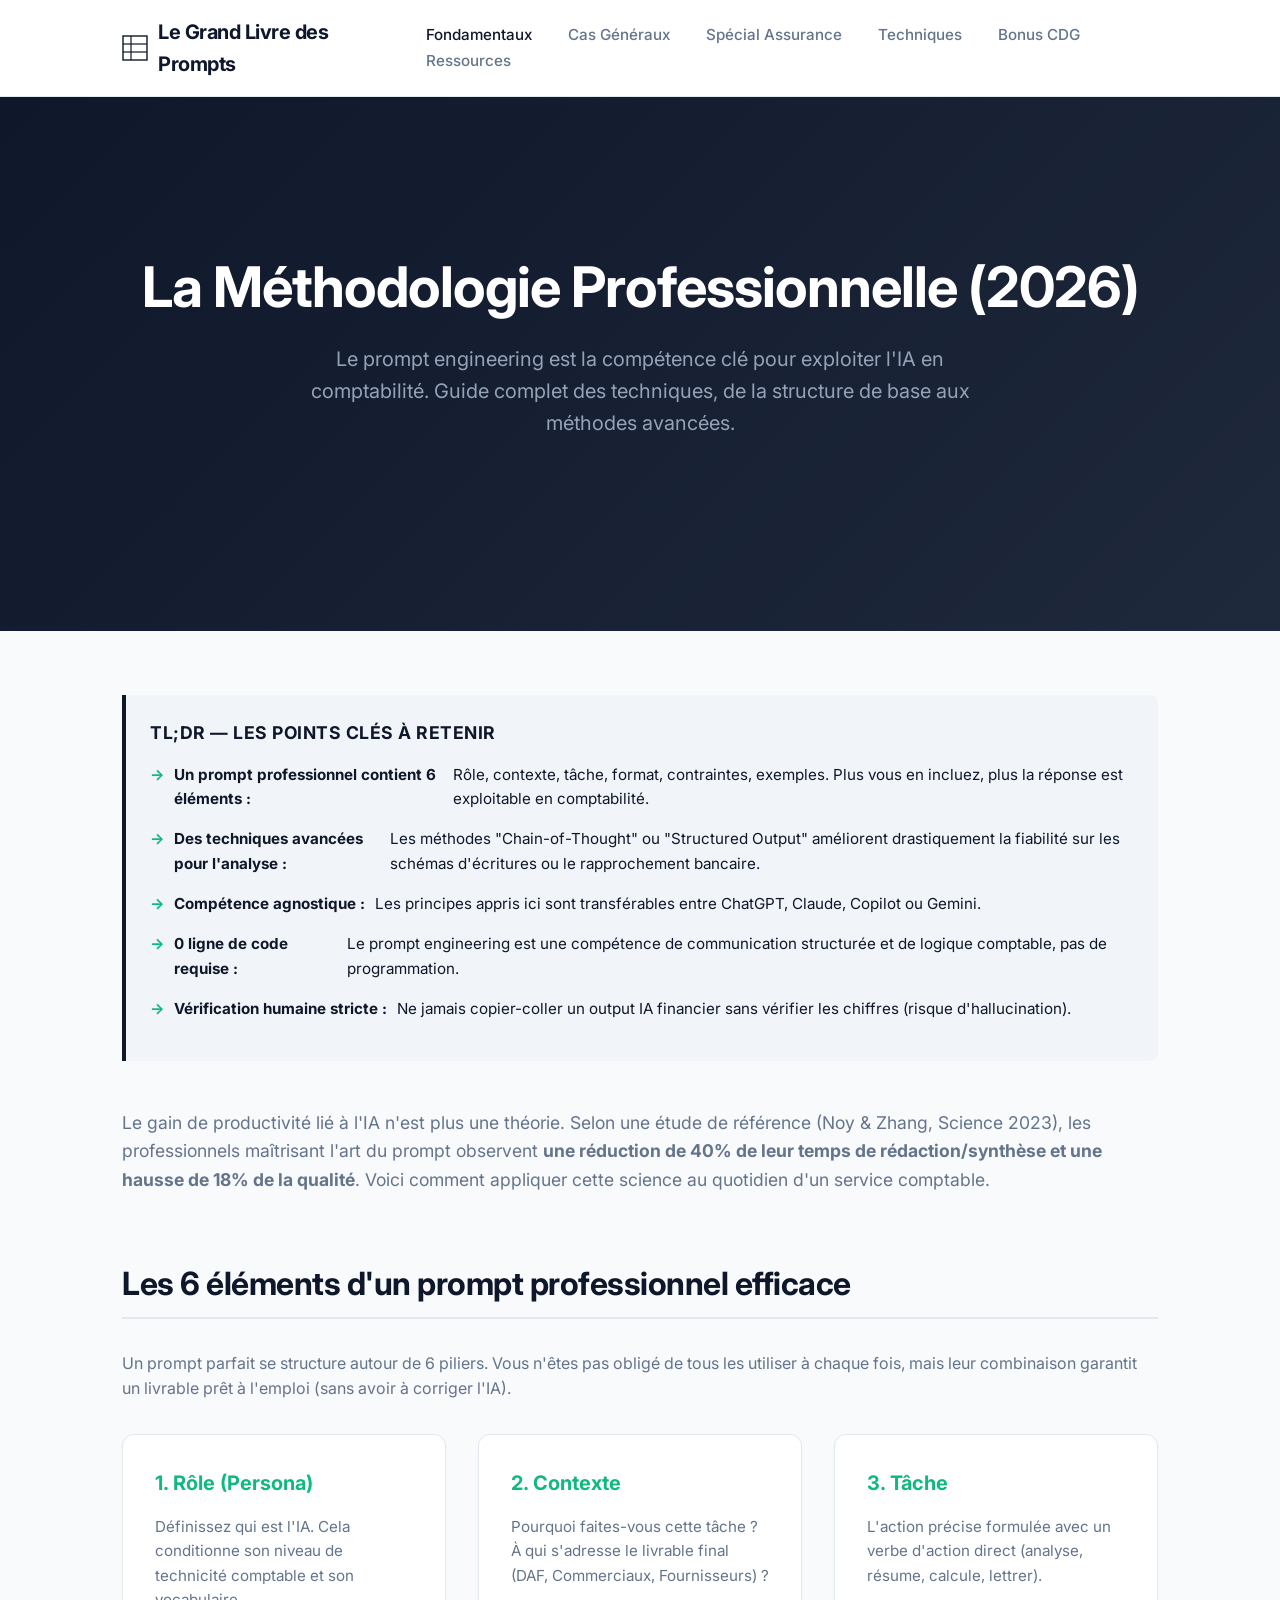
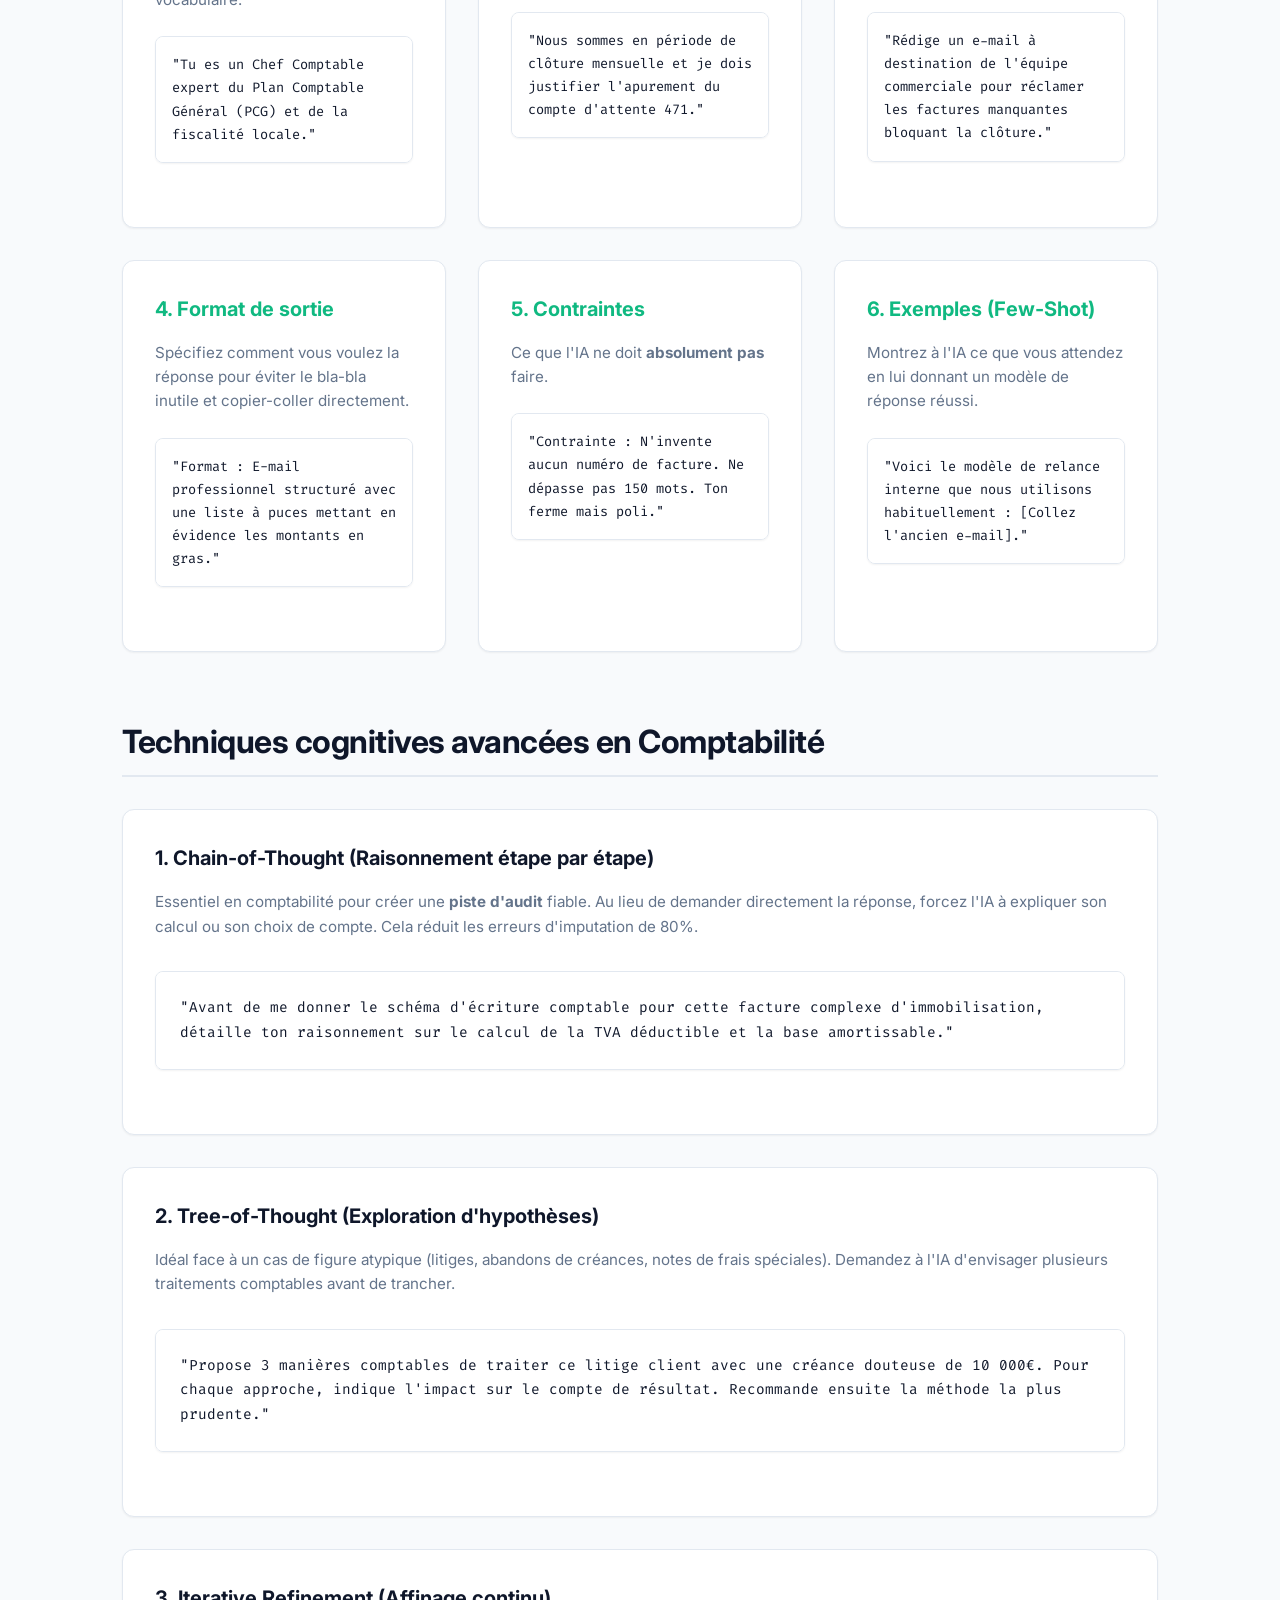
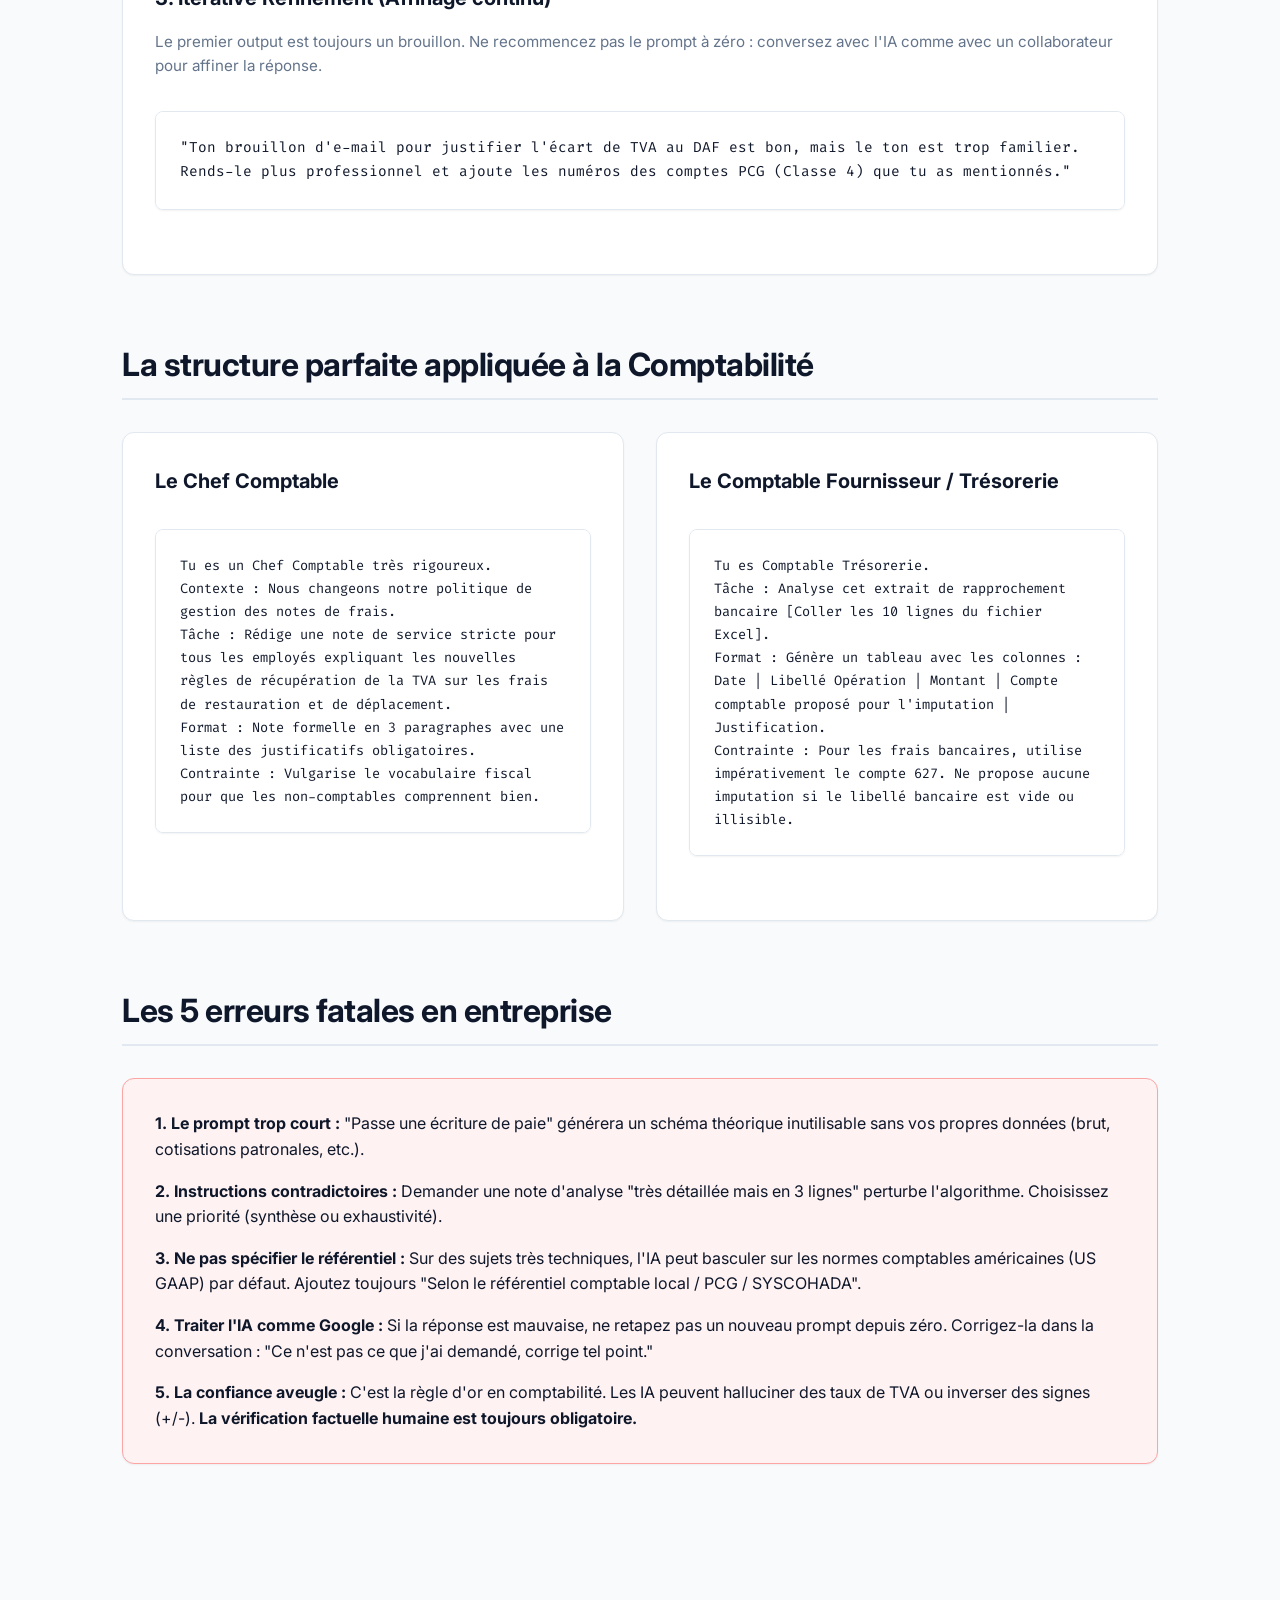
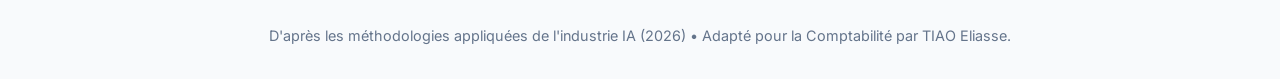
<file: fondamentaux.html>
<!DOCTYPE html>
<html lang="fr">
<head>
<meta charset="UTF-8">
<meta name="viewport" content="width=device-width, initial-scale=1.0">
<title>Fondamentaux & Méthodologie — Prompt Engineering</title>
<link rel="stylesheet" href="assets/style.css">
<style>
  .brand svg { width: 26px; height: 26px; margin-right: 10px; stroke: var(--primary); flex-shrink: 0; }
  .brand { display: flex; align-items: center; text-decoration: none; }
  
  /* Styles additionnels pour cette page longue */
  .tldr-box { background: #F1F5F9; border-left: 4px solid var(--primary); padding: 1.5rem; margin-bottom: 3rem; border-radius: 0 8px 8px 0; }
  .tldr-box h3 { color: var(--primary); margin-bottom: 1rem; font-size: 1.1rem; text-transform: uppercase; letter-spacing: 0.5px; }
  .tldr-list { list-style: none; padding: 0; }
  .tldr-list li { margin-bottom: 1rem; font-size: 0.95rem; display: flex; align-items: baseline; gap: 10px; }
  .tldr-list li::before { content: "→"; color: var(--accent); font-weight: bold; }
  .tldr-list strong { color: var(--primary); }
  
  .content-section { margin-bottom: 4rem; }
  .content-section h2 { border-bottom: 2px solid var(--border); padding-bottom: 0.5rem; margin-bottom: 2rem; }
</style>
</head>
<body>

<header>
  <div class="nav-inner">
    <a href="index.html" class="brand">
      <svg viewBox="0 0 26 26" xmlns="http://www.w3.org/2000/svg">
        <rect x="1" y="1" width="24" height="24" fill="none" stroke="currentColor" stroke-width="1.4"/>
        <line x1="1" y1="9" x2="25" y2="9" stroke="currentColor" stroke-width="1.2"/>
        <line x1="1" y1="17" x2="25" y2="17" stroke="currentColor" stroke-width="1.2"/>
        <line x1="9" y1="1" x2="9" y2="25" stroke="currentColor" stroke-width="1.2"/>
      </svg>
      Le Grand Livre des Prompts
    </a>
    <nav class="links">
      <a href="fondamentaux.html" class="active">Fondamentaux</a>
      <a href="comparateur.html">Cas Généraux</a>
      <a href="assurance.html">Spécial Assurance</a>
      <a href="techniques.html">Techniques</a>
      <a href="bonus-cdg.html">Bonus CDG</a>
      <a href="ressources.html">Ressources</a>
    </nav>
  </div>
</header>

<section id="hero">
  <div class="container">
    <h1>La Méthodologie Professionnelle (2026)</h1>
    <p class="lede">Le prompt engineering est la compétence clé pour exploiter l'IA en comptabilité. Guide complet des techniques, de la structure de base aux méthodes avancées.</p>
  </div>
</section>

<main class="container">

  <!-- TL;DR -->
  <div class="tldr-box">
    <h3>TL;DR — Les points clés à retenir</h3>
    <ul class="tldr-list">
      <li><strong>Un prompt professionnel contient 6 éléments :</strong> Rôle, contexte, tâche, format, contraintes, exemples. Plus vous en incluez, plus la réponse est exploitable en comptabilité.</li>
      <li><strong>Des techniques avancées pour l'analyse :</strong> Les méthodes "Chain-of-Thought" ou "Structured Output" améliorent drastiquement la fiabilité sur les schémas d'écritures ou le rapprochement bancaire.</li>
      <li><strong>Compétence agnostique :</strong> Les principes appris ici sont transférables entre ChatGPT, Claude, Copilot ou Gemini.</li>
      <li><strong>0 ligne de code requise :</strong> Le prompt engineering est une compétence de communication structurée et de logique comptable, pas de programmation.</li>
      <li><strong>Vérification humaine stricte :</strong> Ne jamais copier-coller un output IA financier sans vérifier les chiffres (risque d'hallucination).</li>
    </ul>
  </div>

  <div class="content-section">
    <p style="font-size: 1.1rem; color: var(--text-muted); margin-bottom: 2rem;">Le gain de productivité lié à l'IA n'est plus une théorie. Selon une étude de référence (Noy & Zhang, Science 2023), les professionnels maîtrisant l'art du prompt observent <strong>une réduction de 40% de leur temps de rédaction/synthèse et une hausse de 18% de la qualité</strong>. Voici comment appliquer cette science au quotidien d'un service comptable.</p>
  </div>

  <!-- LES 6 BRIQUES -->
  <div class="content-section">
    <h2>Les 6 éléments d'un prompt professionnel efficace</h2>
    <p style="margin-bottom: 2rem; color: var(--text-muted);">Un prompt parfait se structure autour de 6 piliers. Vous n'êtes pas obligé de tous les utiliser à chaque fois, mais leur combinaison garantit un livrable prêt à l'emploi (sans avoir à corriger l'IA).</p>
    
    <div class="grid">
      <div class="card">
        <h3 style="color: var(--accent);">1. Rôle (Persona)</h3>
        <p>Définissez qui est l'IA. Cela conditionne son niveau de technicité comptable et son vocabulaire.</p>
        <div class="prompt-container" style="margin-top: 1rem;"><div class="prompt-body" style="padding: 1rem; font-size: 0.85rem;">"Tu es un Chef Comptable expert du Plan Comptable Général (PCG) et de la fiscalité locale."</div></div>
      </div>

      <div class="card">
        <h3 style="color: var(--accent);">2. Contexte</h3>
        <p>Pourquoi faites-vous cette tâche ? À qui s'adresse le livrable final (DAF, Commerciaux, Fournisseurs) ?</p>
        <div class="prompt-container" style="margin-top: 1rem;"><div class="prompt-body" style="padding: 1rem; font-size: 0.85rem;">"Nous sommes en période de clôture mensuelle et je dois justifier l'apurement du compte d'attente 471."</div></div>
      </div>

      <div class="card">
        <h3 style="color: var(--accent);">3. Tâche</h3>
        <p>L'action précise formulée avec un verbe d'action direct (analyse, résume, calcule, lettrer).</p>
        <div class="prompt-container" style="margin-top: 1rem;"><div class="prompt-body" style="padding: 1rem; font-size: 0.85rem;">"Rédige un e-mail à destination de l'équipe commerciale pour réclamer les factures manquantes bloquant la clôture."</div></div>
      </div>

      <div class="card">
        <h3 style="color: var(--accent);">4. Format de sortie</h3>
        <p>Spécifiez comment vous voulez la réponse pour éviter le bla-bla inutile et copier-coller directement.</p>
        <div class="prompt-container" style="margin-top: 1rem;"><div class="prompt-body" style="padding: 1rem; font-size: 0.85rem;">"Format : E-mail professionnel structuré avec une liste à puces mettant en évidence les montants en gras."</div></div>
      </div>

      <div class="card">
        <h3 style="color: var(--accent);">5. Contraintes</h3>
        <p>Ce que l'IA ne doit <strong>absolument pas</strong> faire.</p>
        <div class="prompt-container" style="margin-top: 1rem;"><div class="prompt-body" style="padding: 1rem; font-size: 0.85rem;">"Contrainte : N'invente aucun numéro de facture. Ne dépasse pas 150 mots. Ton ferme mais poli."</div></div>
      </div>

      <div class="card">
        <h3 style="color: var(--accent);">6. Exemples (Few-Shot)</h3>
        <p>Montrez à l'IA ce que vous attendez en lui donnant un modèle de réponse réussi.</p>
        <div class="prompt-container" style="margin-top: 1rem;"><div class="prompt-body" style="padding: 1rem; font-size: 0.85rem;">"Voici le modèle de relance interne que nous utilisons habituellement : [Collez l'ancien e-mail]."</div></div>
      </div>
    </div>
  </div>

  <!-- TECHNIQUES AVANCÉES -->
  <div class="content-section">
    <h2>Techniques cognitives avancées en Comptabilité</h2>
    
    <div class="card" style="margin-bottom: 2rem;">
      <h3>1. Chain-of-Thought (Raisonnement étape par étape)</h3>
      <p>Essentiel en comptabilité pour créer une <strong>piste d'audit</strong> fiable. Au lieu de demander directement la réponse, forcez l'IA à expliquer son calcul ou son choix de compte. Cela réduit les erreurs d'imputation de 80%.</p>
      <div class="prompt-container">
        <div class="prompt-body">"Avant de me donner le schéma d'écriture comptable pour cette facture complexe d'immobilisation, détaille ton raisonnement sur le calcul de la TVA déductible et la base amortissable."</div>
      </div>
    </div>

    <div class="card" style="margin-bottom: 2rem;">
      <h3>2. Tree-of-Thought (Exploration d'hypothèses)</h3>
      <p>Idéal face à un cas de figure atypique (litiges, abandons de créances, notes de frais spéciales). Demandez à l'IA d'envisager plusieurs traitements comptables avant de trancher.</p>
      <div class="prompt-container">
        <div class="prompt-body">"Propose 3 manières comptables de traiter ce litige client avec une créance douteuse de 10 000€. Pour chaque approche, indique l'impact sur le compte de résultat. Recommande ensuite la méthode la plus prudente."</div>
      </div>
    </div>

    <div class="card" style="margin-bottom: 2rem;">
      <h3>3. Iterative Refinement (Affinage continu)</h3>
      <p>Le premier output est toujours un brouillon. Ne recommencez pas le prompt à zéro : conversez avec l'IA comme avec un collaborateur pour affiner la réponse.</p>
      <div class="prompt-container">
        <div class="prompt-body">"Ton brouillon d'e-mail pour justifier l'écart de TVA au DAF est bon, mais le ton est trop familier. Rends-le plus professionnel et ajoute les numéros des comptes PCG (Classe 4) que tu as mentionnés."</div>
      </div>
    </div>
  </div>

  <!-- PROMPTS PAR METIER -->
  <div class="content-section">
    <h2>La structure parfaite appliquée à la Comptabilité</h2>
    
    <div class="grid">
      <div class="card">
        <h3 style="color: var(--primary);">Le Chef Comptable</h3>
        <div class="prompt-container">
          <div class="prompt-body" style="font-size: 0.85rem;">Tu es un Chef Comptable très rigoureux.
Contexte : Nous changeons notre politique de gestion des notes de frais.
Tâche : Rédige une note de service stricte pour tous les employés expliquant les nouvelles règles de récupération de la TVA sur les frais de restauration et de déplacement.
Format : Note formelle en 3 paragraphes avec une liste des justificatifs obligatoires.
Contrainte : Vulgarise le vocabulaire fiscal pour que les non-comptables comprennent bien.</div>
        </div>
      </div>

      <div class="card">
        <h3 style="color: var(--primary);">Le Comptable Fournisseur / Trésorerie</h3>
        <div class="prompt-container">
          <div class="prompt-body" style="font-size: 0.85rem;">Tu es Comptable Trésorerie.
Tâche : Analyse cet extrait de rapprochement bancaire [Coller les 10 lignes du fichier Excel].
Format : Génère un tableau avec les colonnes : Date | Libellé Opération | Montant | Compte comptable proposé pour l'imputation | Justification.
Contrainte : Pour les frais bancaires, utilise impérativement le compte 627. Ne propose aucune imputation si le libellé bancaire est vide ou illisible.</div>
        </div>
      </div>
    </div>
  </div>

  <!-- LES ERREURS -->
  <div class="content-section">
    <h2>Les 5 erreurs fatales en entreprise</h2>
    <div class="card" style="background: #FEF2F2; border-color: #FCA5A5;">
      <ul style="list-style: none; padding: 0;">
        <li style="margin-bottom: 1rem;"><strong>1. Le prompt trop court :</strong> "Passe une écriture de paie" générera un schéma théorique inutilisable sans vos propres données (brut, cotisations patronales, etc.).</li>
        <li style="margin-bottom: 1rem;"><strong>2. Instructions contradictoires :</strong> Demander une note d'analyse "très détaillée mais en 3 lignes" perturbe l'algorithme. Choisissez une priorité (synthèse ou exhaustivité).</li>
        <li style="margin-bottom: 1rem;"><strong>3. Ne pas spécifier le référentiel :</strong> Sur des sujets très techniques, l'IA peut basculer sur les normes comptables américaines (US GAAP) par défaut. Ajoutez toujours "Selon le référentiel comptable local / PCG / SYSCOHADA".</li>
        <li style="margin-bottom: 1rem;"><strong>4. Traiter l'IA comme Google :</strong> Si la réponse est mauvaise, ne retapez pas un nouveau prompt depuis zéro. Corrigez-la dans la conversation : "Ce n'est pas ce que j'ai demandé, corrige tel point."</li>
        <li style="margin-bottom: 0;"><strong>5. La confiance aveugle :</strong> C'est la règle d'or en comptabilité. Les IA peuvent halluciner des taux de TVA ou inverser des signes (+/-). <strong>La vérification factuelle humaine est toujours obligatoire.</strong></li>
      </ul>
    </div>
  </div>

</main>

<footer>
  <p style="color: var(--text-muted); text-align: center; font-size: 0.9rem; padding: 2rem;">D'après les méthodologies appliquées de l'industrie IA (2026) • Adapté pour la Comptabilité par TIAO Eliasse.</p>
</footer>

</body>
</html>
</file>
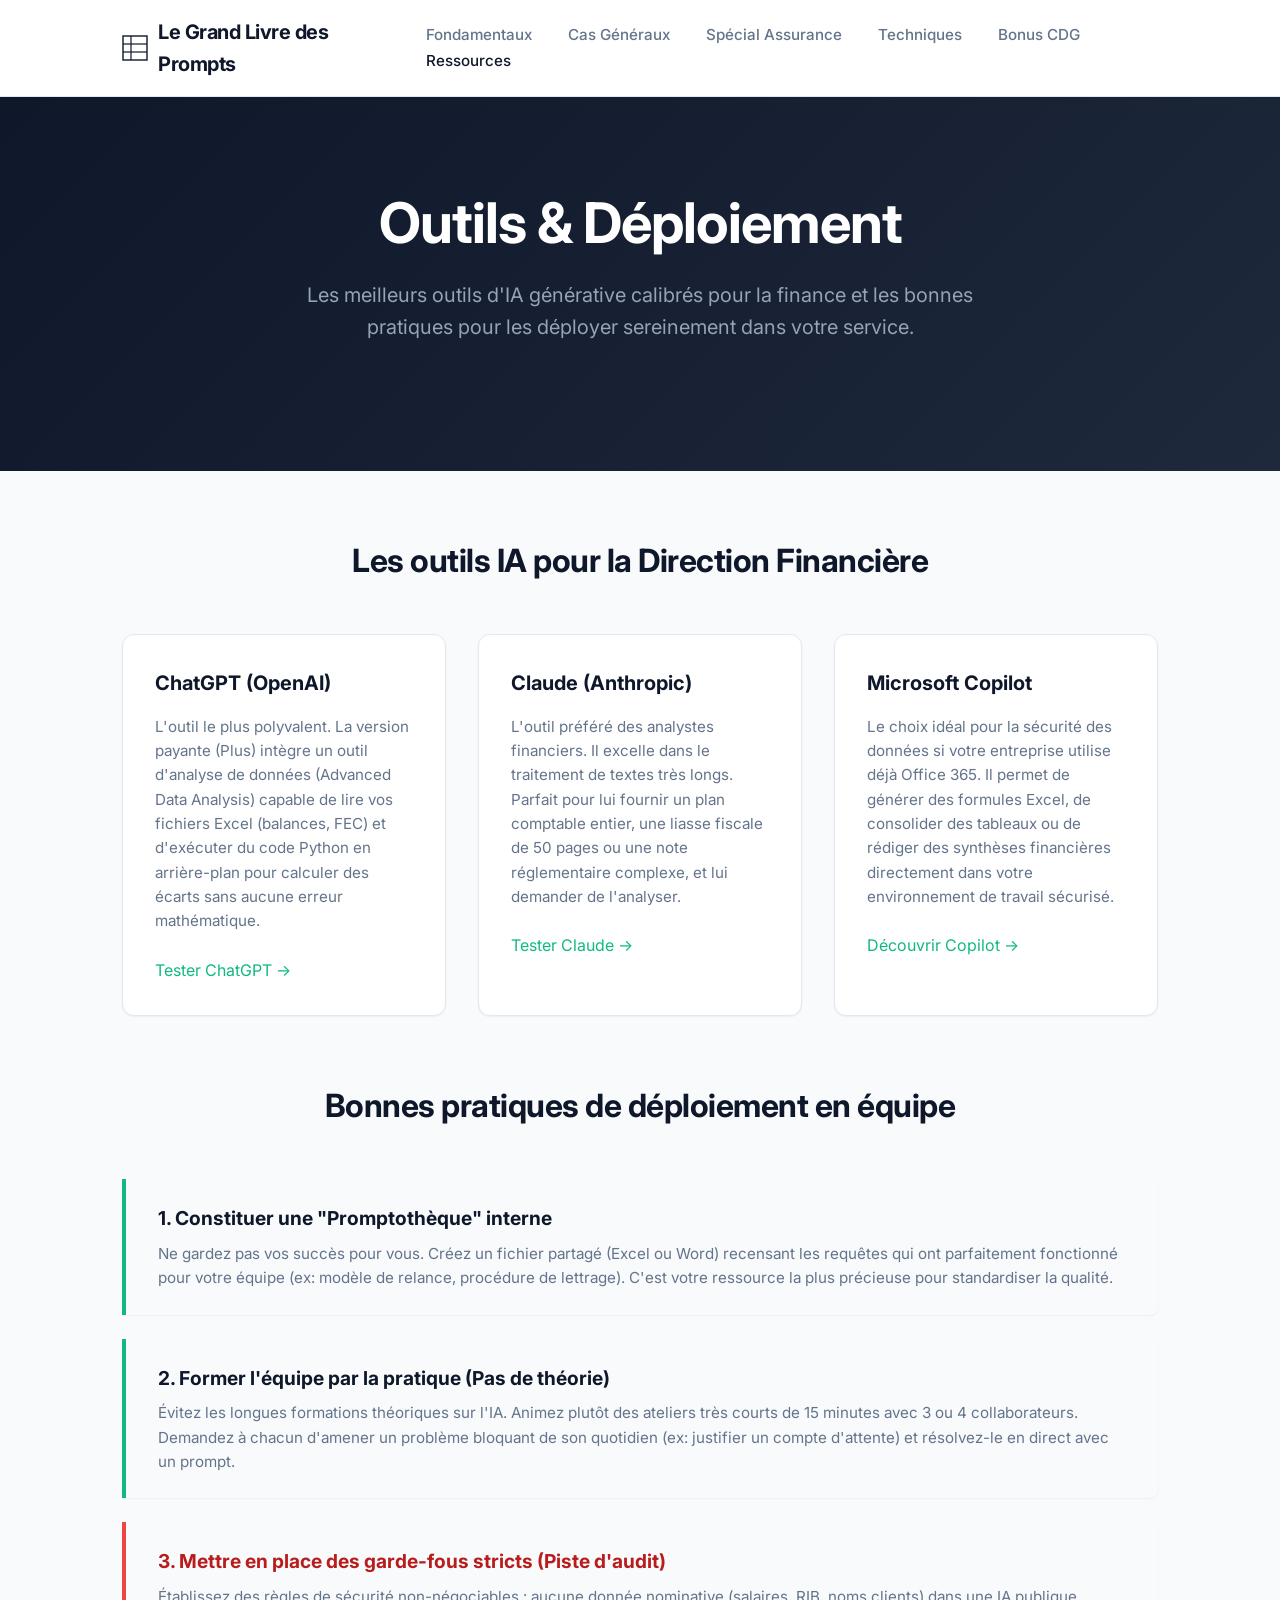
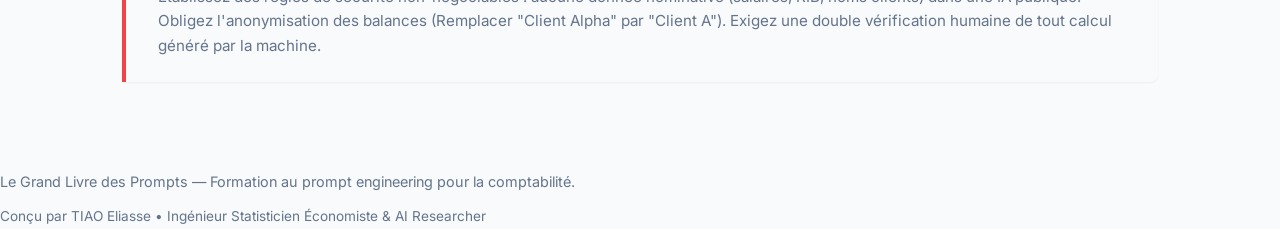
<file: ressources.html>
<!DOCTYPE html>
<html lang="fr">
<head>
<meta charset="UTF-8">
<meta name="viewport" content="width=device-width, initial-scale=1.0">
<title>Ressources & Déploiement — Prompt Finance</title>
<link rel="stylesheet" href="assets/style.css">
<style>
  /* Fix pour le logo SVG */
  .brand svg { width: 26px; height: 26px; margin-right: 10px; stroke: var(--primary); flex-shrink: 0; }
  .brand { display: flex; align-items: center; text-decoration: none; }
  
  /* Style pour les blocs de bonnes pratiques */
  .practice-block { background: #F8FAFC; border-left: 4px solid var(--accent); padding: 1.5rem 2rem; border-radius: 0 8px 8px 0; margin-bottom: 1.5rem; box-shadow: var(--shadow-sm); }
  .practice-block h3 { margin-bottom: 0.5rem; color: var(--primary); font-size: 1.2rem; }
  .practice-block p { color: var(--text-muted); font-size: 0.95rem; margin: 0; }
</style>
</head>
<body>

<header>
  <div class="nav-inner">
    <a href="index.html" class="brand">
      <svg viewBox="0 0 26 26" xmlns="http://www.w3.org/2000/svg">
        <rect x="1" y="1" width="24" height="24" fill="none" stroke="currentColor" stroke-width="1.4"/>
        <line x1="1" y1="9" x2="25" y2="9" stroke="currentColor" stroke-width="1.2"/>
        <line x1="1" y1="17" x2="25" y2="17" stroke="currentColor" stroke-width="1.2"/>
        <line x1="9" y1="1" x2="9" y2="25" stroke="currentColor" stroke-width="1.2"/>
      </svg>
      Le Grand Livre des Prompts
    </a>
    <nav class="links" id="navLinks">
      <a href="fondamentaux.html">Fondamentaux</a>
      <a href="comparateur.html">Cas Généraux</a>
      <a href="assurance.html">Spécial Assurance</a>
      <a href="techniques.html">Techniques</a>
      <a href="bonus-cdg.html">Bonus CDG</a>
      <a href="ressources.html" class="active">Ressources</a>
    </nav>
  </div>
</header>

<section id="hero">
  <h1>Outils & Déploiement</h1>
  <p class="lede">Les meilleurs outils d'IA générative calibrés pour la finance et les bonnes pratiques pour les déployer sereinement dans votre service.</p>
</section>

<main class="container">
  
  <h2 class="section-title">Les outils IA pour la Direction Financière</h2>
  <div class="grid" style="margin-bottom: 4rem;">
    
    <div class="card">
      <h3>ChatGPT (OpenAI)</h3>
      <p>L'outil le plus polyvalent. La version payante (Plus) intègre un outil d'analyse de données (Advanced Data Analysis) capable de lire vos fichiers Excel (balances, FEC) et d'exécuter du code Python en arrière-plan pour calculer des écarts sans aucune erreur mathématique.</p>
      <a href="https://chat.openai.com" target="_blank">Tester ChatGPT &rarr;</a>
    </div>

    <div class="card">
      <h3>Claude (Anthropic)</h3>
      <p>L'outil préféré des analystes financiers. Il excelle dans le traitement de textes très longs. Parfait pour lui fournir un plan comptable entier, une liasse fiscale de 50 pages ou une note réglementaire complexe, et lui demander de l'analyser.</p>
      <a href="https://claude.ai" target="_blank">Tester Claude &rarr;</a>
    </div>

    <div class="card">
      <h3>Microsoft Copilot</h3>
      <p>Le choix idéal pour la sécurité des données si votre entreprise utilise déjà Office 365. Il permet de générer des formules Excel, de consolider des tableaux ou de rédiger des synthèses financières directement dans votre environnement de travail sécurisé.</p>
      <a href="https://copilot.microsoft.com" target="_blank">Découvrir Copilot &rarr;</a>
    </div>
  </div>

  <h2 class="section-title" style="margin-top: 2rem;">Bonnes pratiques de déploiement en équipe</h2>
  
  <div class="practice-block">
    <h3>1. Constituer une "Promptothèque" interne</h3>
    <p>Ne gardez pas vos succès pour vous. Créez un fichier partagé (Excel ou Word) recensant les requêtes qui ont parfaitement fonctionné pour votre équipe (ex: modèle de relance, procédure de lettrage). C'est votre ressource la plus précieuse pour standardiser la qualité.</p>
  </div>

  <div class="practice-block">
    <h3>2. Former l'équipe par la pratique (Pas de théorie)</h3>
    <p>Évitez les longues formations théoriques sur l'IA. Animez plutôt des ateliers très courts de 15 minutes avec 3 ou 4 collaborateurs. Demandez à chacun d'amener un problème bloquant de son quotidien (ex: justifier un compte d'attente) et résolvez-le en direct avec un prompt.</p>
  </div>

  <div class="practice-block" style="border-color: #EF4444;">
    <h3 style="color: #B91C1C;">3. Mettre en place des garde-fous stricts (Piste d'audit)</h3>
    <p>Établissez des règles de sécurité non-négociables : aucune donnée nominative (salaires, RIB, noms clients) dans une IA publique. Obligez l'anonymisation des balances (Remplacer "Client Alpha" par "Client A"). Exigez une double vérification humaine de tout calcul généré par la machine.</p>
  </div>

</main>



<footer>
  <p style="color: var(--text-muted); font-size: 0.9rem; margin-bottom: 10px;">Le Grand Livre des Prompts — Formation au prompt engineering pour la comptabilité.</p>
  <div style="margin-top: 10px;">
    <span style="color: var(--text-muted); font-size: 0.85rem;">Conçu par TIAO Eliasse • Ingénieur Statisticien Économiste & AI Researcher</span>
  </div>
</footer>

</body>
</html>
</file>
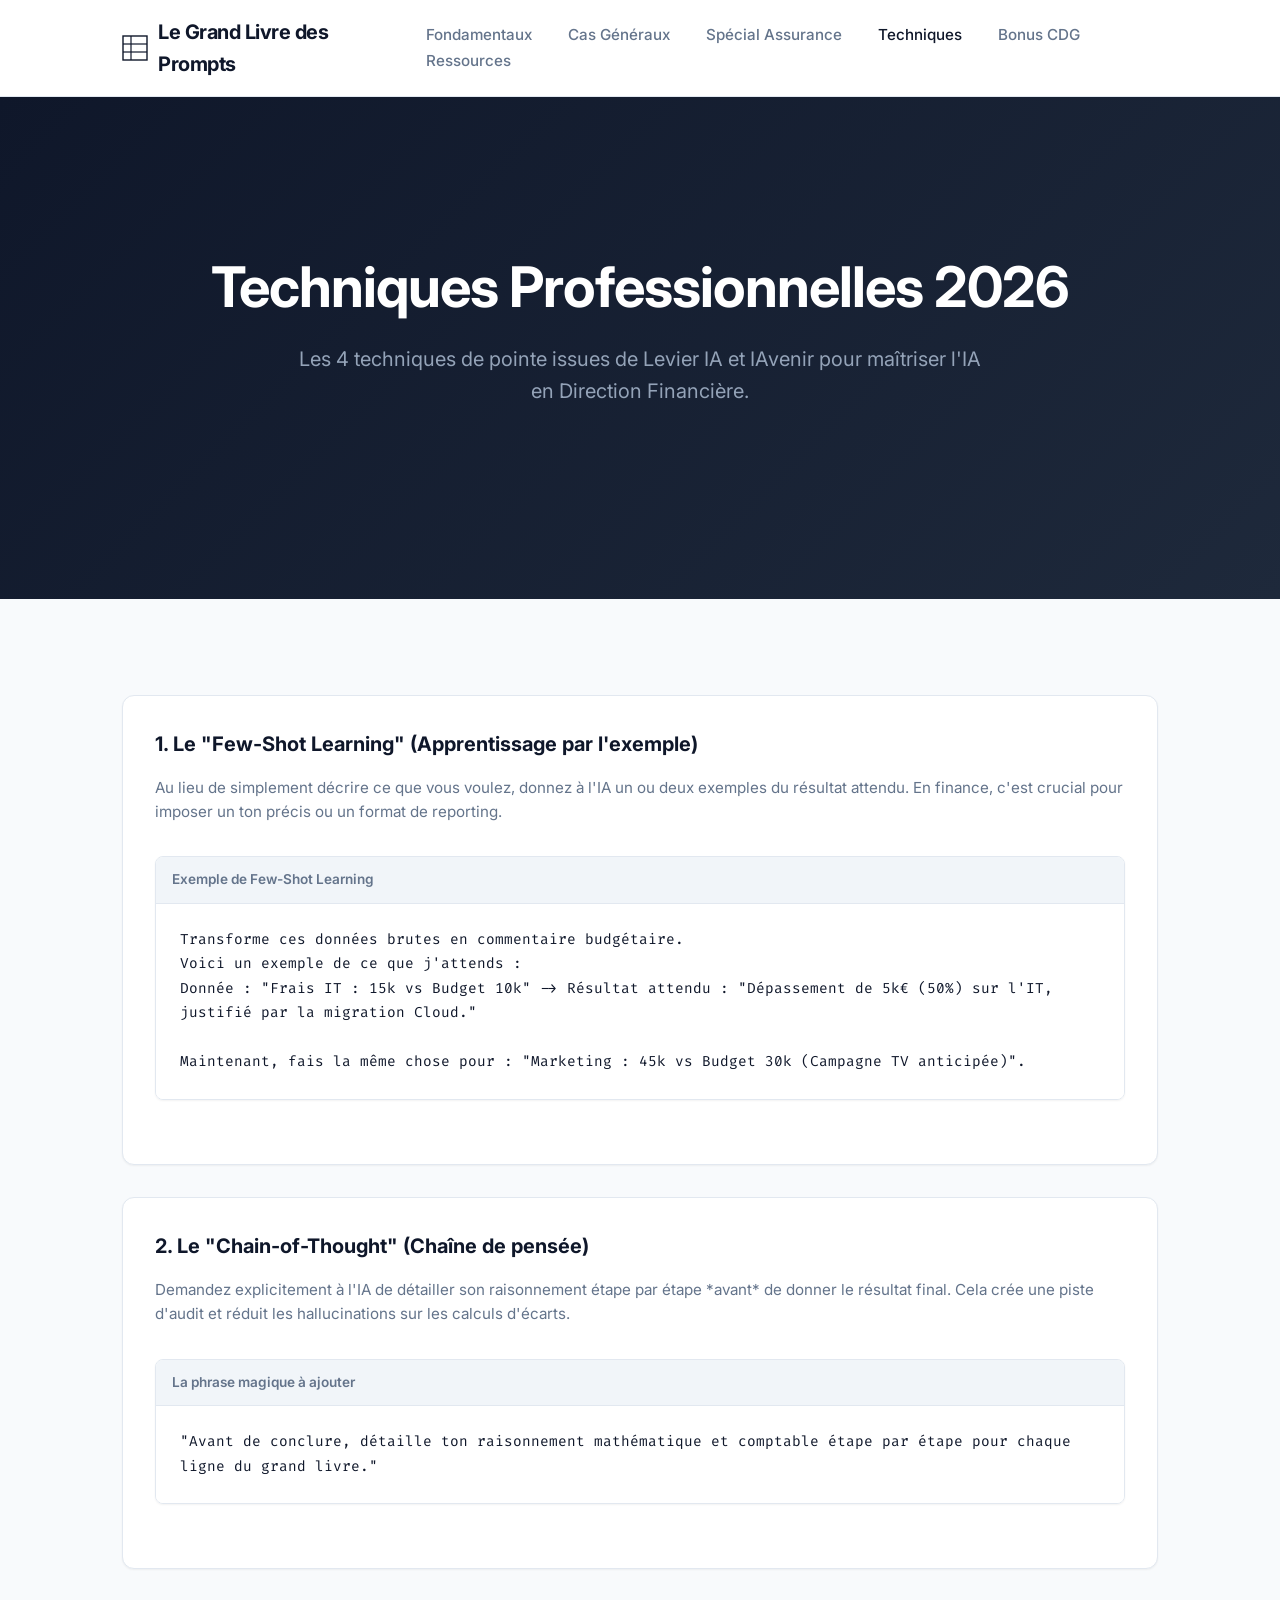
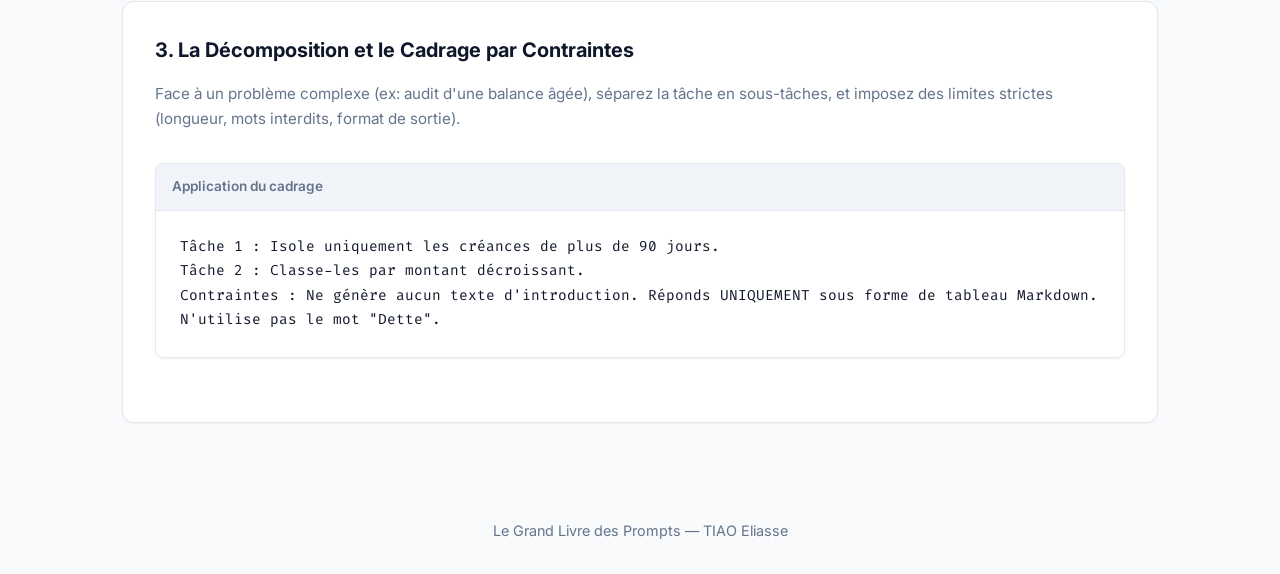
<file: techniques.html>
<!DOCTYPE html>
<html lang="fr">
<head>
<meta charset="UTF-8">
<meta name="viewport" content="width=device-width, initial-scale=1.0">
<title>Techniques Avancées — Prompt Finance</title>
<link rel="stylesheet" href="assets/style.css">
<style>
  .brand svg { width: 26px; height: 26px; margin-right: 10px; stroke: var(--primary); flex-shrink: 0; }
  .brand { display: flex; align-items: center; text-decoration: none; }
</style>
</head>
<body>

<header>
  <div class="nav-inner">
    <a href="index.html" class="brand">
      <svg viewBox="0 0 26 26" xmlns="http://www.w3.org/2000/svg">
        <rect x="1" y="1" width="24" height="24" fill="none" stroke="currentColor" stroke-width="1.4"/>
        <line x1="1" y1="9" x2="25" y2="9" stroke="currentColor" stroke-width="1.2"/>
        <line x1="1" y1="17" x2="25" y2="17" stroke="currentColor" stroke-width="1.2"/>
        <line x1="9" y1="1" x2="9" y2="25" stroke="currentColor" stroke-width="1.2"/>
      </svg>
      Le Grand Livre des Prompts
    </a>
    <nav class="links">
      <a href="fondamentaux.html">Fondamentaux</a>
      <a href="comparateur.html">Cas Généraux</a>
      <a href="assurance.html">Spécial Assurance</a>
      <a href="techniques.html" class="active">Techniques</a>
      <a href="bonus-cdg.html">Bonus CDG</a>
      <a href="ressources.html">Ressources</a>
    </nav>
  </div>
</header>

<section id="hero">
  <div class="container">
    <h1>Techniques Professionnelles 2026</h1>
    <p class="lede">Les 4 techniques de pointe issues de Levier IA et IAvenir pour maîtriser l'IA en Direction Financière.</p>
  </div>
</section>

<main class="container">
  <div class="grid" style="grid-template-columns: 1fr;">
    
    <div class="card">
      <h3>1. Le "Few-Shot Learning" (Apprentissage par l'exemple)</h3>
      <p>Au lieu de simplement décrire ce que vous voulez, donnez à l'IA un ou deux exemples du résultat attendu. En finance, c'est crucial pour imposer un ton précis ou un format de reporting.</p>
      <div class="prompt-container">
        <div class="prompt-header">Exemple de Few-Shot Learning</div>
        <div class="prompt-body">Transforme ces données brutes en commentaire budgétaire. 
Voici un exemple de ce que j'attends :
Donnée : "Frais IT : 15k vs Budget 10k" -> Résultat attendu : "Dépassement de 5k€ (50%) sur l'IT, justifié par la migration Cloud."

Maintenant, fais la même chose pour : "Marketing : 45k vs Budget 30k (Campagne TV anticipée)".</div>
      </div>
    </div>

    <div class="card">
      <h3>2. Le "Chain-of-Thought" (Chaîne de pensée)</h3>
      <p>Demandez explicitement à l'IA de détailler son raisonnement étape par étape *avant* de donner le résultat final. Cela crée une piste d'audit et réduit les hallucinations sur les calculs d'écarts.</p>
      <div class="prompt-container">
        <div class="prompt-header">La phrase magique à ajouter</div>
        <div class="prompt-body">"Avant de conclure, détaille ton raisonnement mathématique et comptable étape par étape pour chaque ligne du grand livre."</div>
      </div>
    </div>

    <div class="card">
      <h3>3. La Décomposition et le Cadrage par Contraintes</h3>
      <p>Face à un problème complexe (ex: audit d'une balance âgée), séparez la tâche en sous-tâches, et imposez des limites strictes (longueur, mots interdits, format de sortie).</p>
      <div class="prompt-container">
        <div class="prompt-header">Application du cadrage</div>
        <div class="prompt-body">Tâche 1 : Isole uniquement les créances de plus de 90 jours.
Tâche 2 : Classe-les par montant décroissant.
Contraintes : Ne génère aucun texte d'introduction. Réponds UNIQUEMENT sous forme de tableau Markdown. N'utilise pas le mot "Dette".</div>
      </div>
    </div>

  </div>
</main>

<footer>
  <p style="color: var(--text-muted); text-align: center; font-size: 0.9rem; padding: 2rem;">Le Grand Livre des Prompts — TIAO Eliasse</p>
</footer>

</body>
</html>
</file>
<file: assets/style.css>
@import url('https://fonts.googleapis.com/css2?family=Inter:wght@400;500;600;700&family=Fira+Code:wght@400;500&display=swap');

:root {
  --bg-body: #F8FAFC;
  --bg-card: #FFFFFF;
  --text-main: #0F172A;
  --text-muted: #64748B;
  --primary: #0F172A;
  --accent: #10B981;
  --accent-hover: #059669;
  --border: #E2E8F0;
  --shadow-sm: 0 1px 2px 0 rgb(0 0 0 / 0.05);
  --shadow-md: 0 4px 6px -1px rgb(0 0 0 / 0.1), 0 2px 4px -2px rgb(0 0 0 / 0.1);
  --shadow-lg: 0 10px 15px -3px rgb(0 0 0 / 0.1), 0 4px 6px -4px rgb(0 0 0 / 0.1);
  --font-sans: 'Inter', sans-serif;
  --font-mono: 'Fira Code', monospace;
}

* { box-sizing: border-box; margin: 0; padding: 0; }

body {
  font-family: var(--font-sans);
  background-color: var(--bg-body);
  color: var(--text-main);
  line-height: 1.6;
  -webkit-font-smoothing: antialiased;
}

a { color: var(--accent); text-decoration: none; transition: all 0.2s; }
a:hover { color: var(--accent-hover); }

/* --- HEADER --- */
header {
  background: rgba(255, 255, 255, 0.9);
  backdrop-filter: blur(10px);
  border-bottom: 1px solid var(--border);
  position: sticky;
  top: 0;
  z-index: 100;
}
.nav-inner {
  max-width: 1100px;
  margin: 0 auto;
  padding: 1rem 2rem;
  display: flex;
  justify-content: space-between;
  align-items: center;
}
.brand { font-size: 1.25rem; font-weight: 700; color: var(--primary); letter-spacing: -0.5px; }
.brand span { color: var(--accent); }
.links a {
  margin-left: 2rem;
  font-weight: 500;
  color: var(--text-muted);
  font-size: 0.95rem;
}
.links a:hover, .links a.active { color: var(--primary); }

/* --- HERO SECTION --- */
#hero {
  padding: 6rem 2rem;
  text-align: center;
  background: linear-gradient(135deg, #0F172A 0%, #1E293B 100%);
  color: white;
}
#hero h1 {
  font-size: 3.5rem;
  font-weight: 700;
  letter-spacing: -1px;
  margin-bottom: 1.5rem;
  line-height: 1.1;
}
#hero .lede {
  font-size: 1.25rem;
  color: #94A3B8;
  max-width: 700px;
  margin: 0 auto 2rem;
}

/* --- GRID & CARDS --- */
.container { max-width: 1100px; margin: 0 auto; padding: 4rem 2rem; }
.grid {
  display: grid;
  grid-template-columns: repeat(auto-fit, minmax(300px, 1fr));
  gap: 2rem;
  margin-top: 2rem;
}
.card {
  background: var(--bg-card);
  border: 1px solid var(--border);
  border-radius: 12px;
  padding: 2rem;
  box-shadow: var(--shadow-sm);
  transition: transform 0.2s, box-shadow 0.2s;
}
.card:hover {
  transform: translateY(-5px);
  box-shadow: var(--shadow-lg);
}
.card h3 { font-size: 1.25rem; margin-bottom: 1rem; color: var(--primary); }
.card p { color: var(--text-muted); margin-bottom: 1.5rem; font-size: 0.95rem; }

/* --- AUTHOR BIO --- */
.author-section {
  background: var(--bg-card);
  border-left: 4px solid var(--accent);
  padding: 2rem;
  border-radius: 0 12px 12px 0;
  margin: 3rem 0;
  box-shadow: var(--shadow-md);
}
.author-section h2 { font-size: 1.5rem; margin-bottom: 0.5rem; }
.author-section .titles { font-family: var(--font-mono); font-size: 0.85rem; color: var(--accent); margin-bottom: 1rem; font-weight: 600; text-transform: uppercase; letter-spacing: 0.5px; }

/* --- PROMPT BOXES --- */
.prompt-container { margin: 2rem 0; border-radius: 8px; overflow: hidden; border: 1px solid var(--border); box-shadow: var(--shadow-sm); }
.prompt-header { background: #F1F5F9; padding: 0.75rem 1rem; display: flex; justify-content: space-between; align-items: center; border-bottom: 1px solid var(--border); font-size: 0.85rem; font-weight: 600; color: var(--text-muted); }
.prompt-body { background: white; padding: 1.5rem; font-family: var(--font-mono); font-size: 0.9rem; color: var(--primary); white-space: pre-wrap; line-height: 1.7; }
.copy-btn { background: var(--primary); color: white; border: none; padding: 0.4rem 1rem; border-radius: 4px; font-size: 0.75rem; cursor: pointer; transition: background 0.2s; font-weight: 600; }
.copy-btn:hover { background: var(--accent); }

/* --- TYPOGRAPHY --- */
h2 { font-size: 2rem; margin-bottom: 1.5rem; letter-spacing: -0.5px; }
.section-title { text-align: center; margin-bottom: 3rem; }

/* RESPONSIVE */
@media (max-width: 768px) {
  #hero h1 { font-size: 2.5rem; }
  .links { display: none; }
}
</file>
